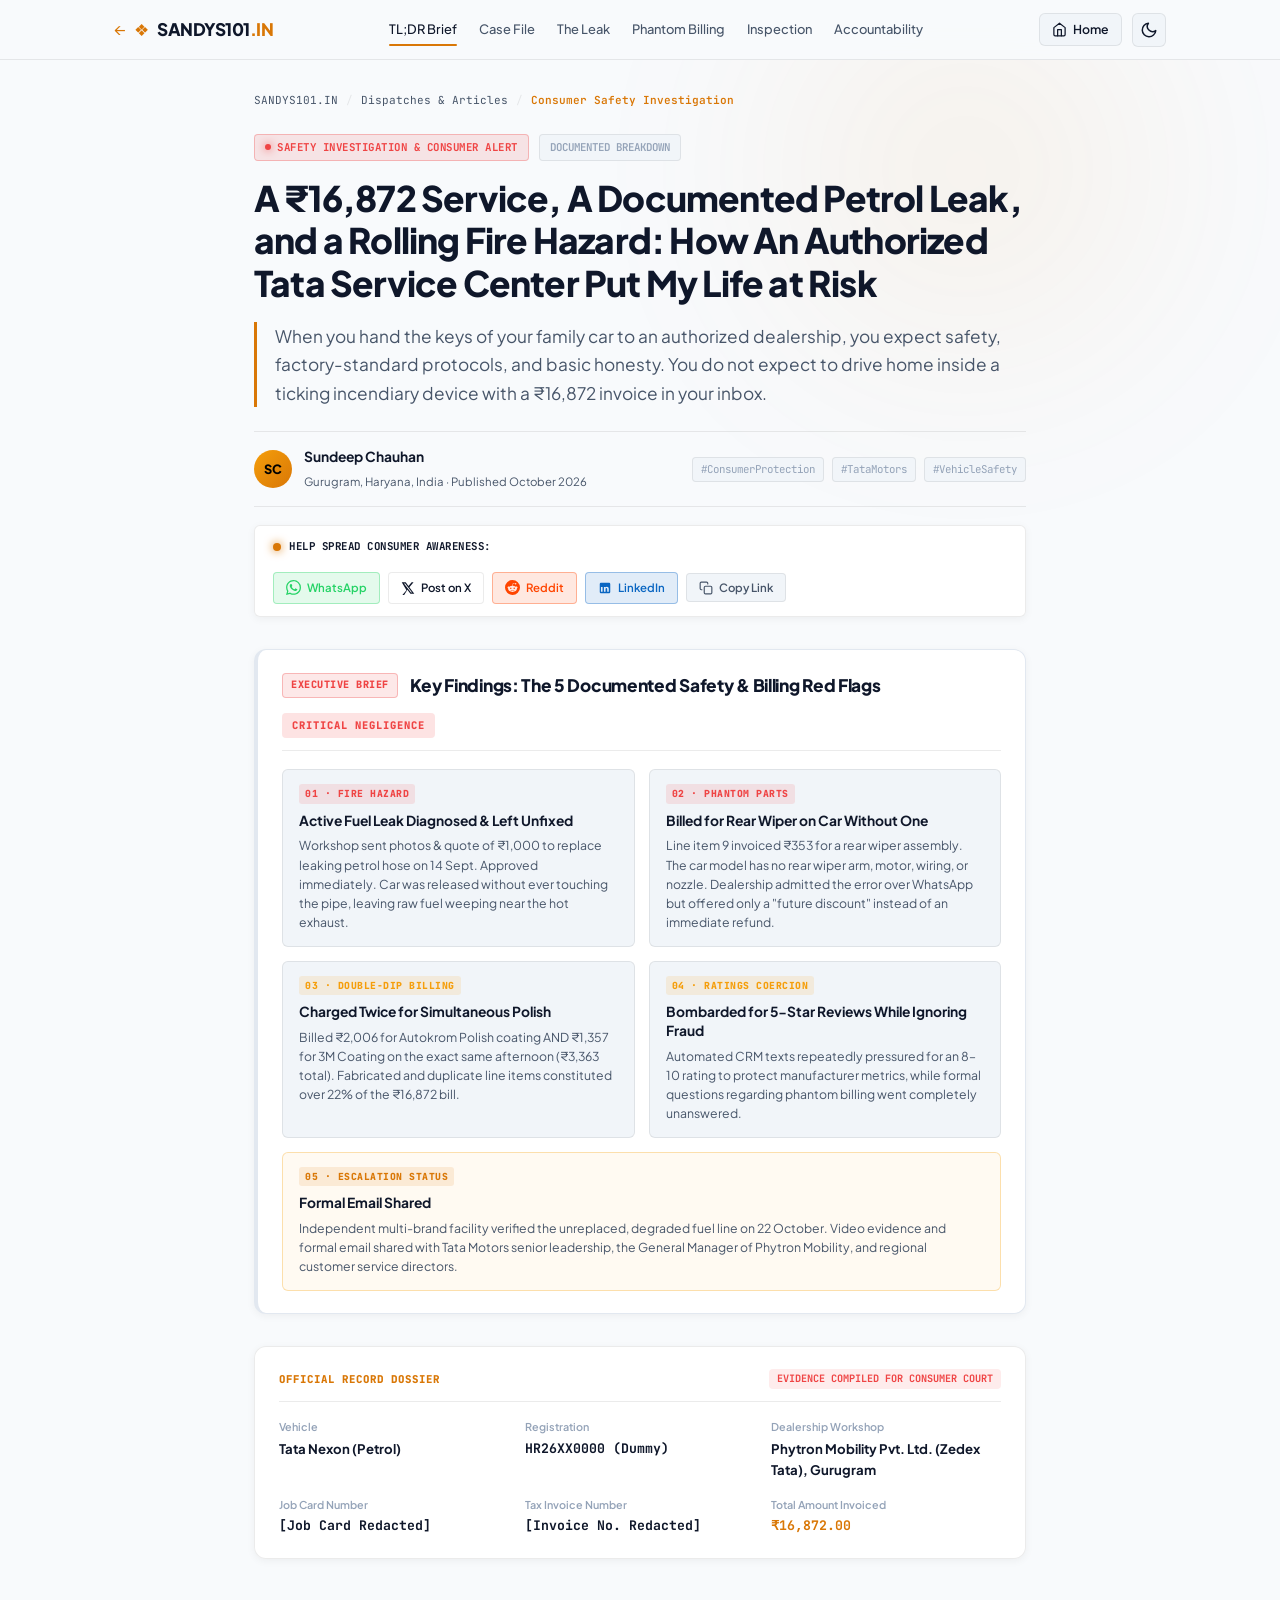
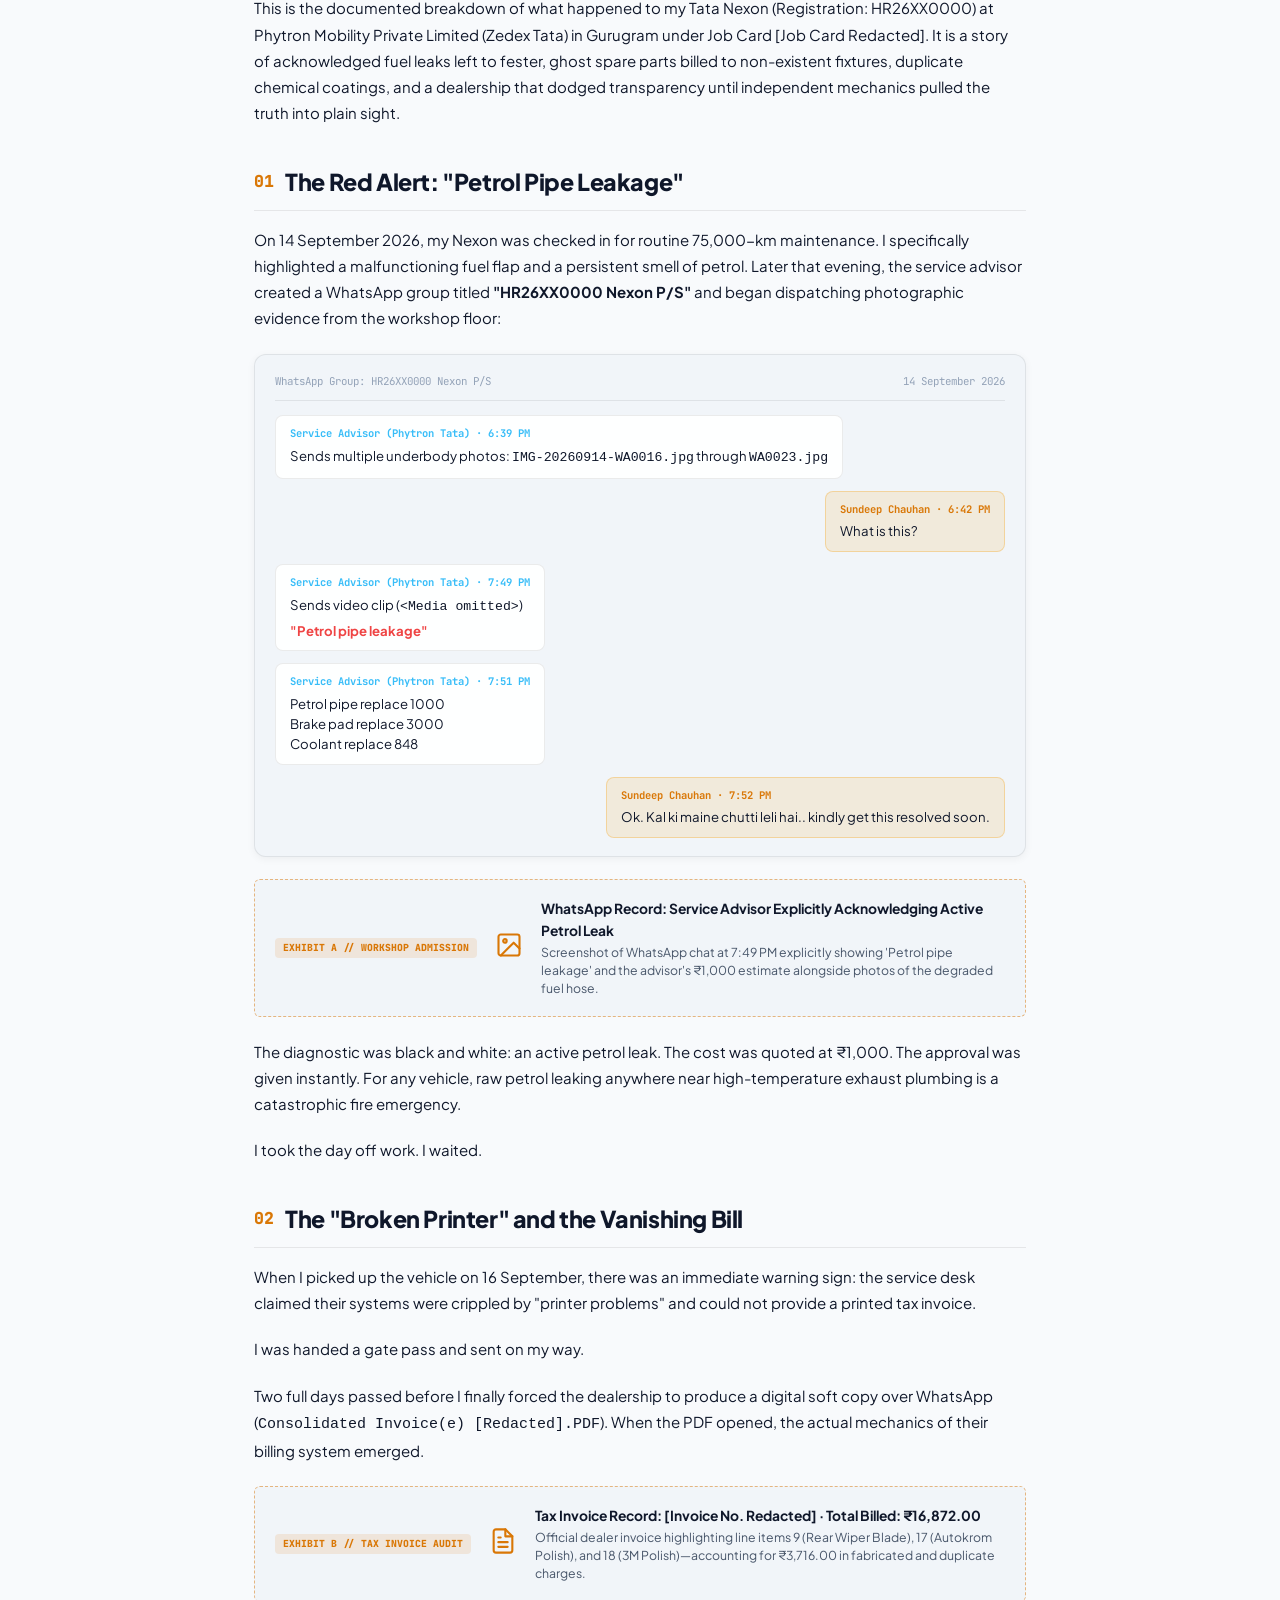
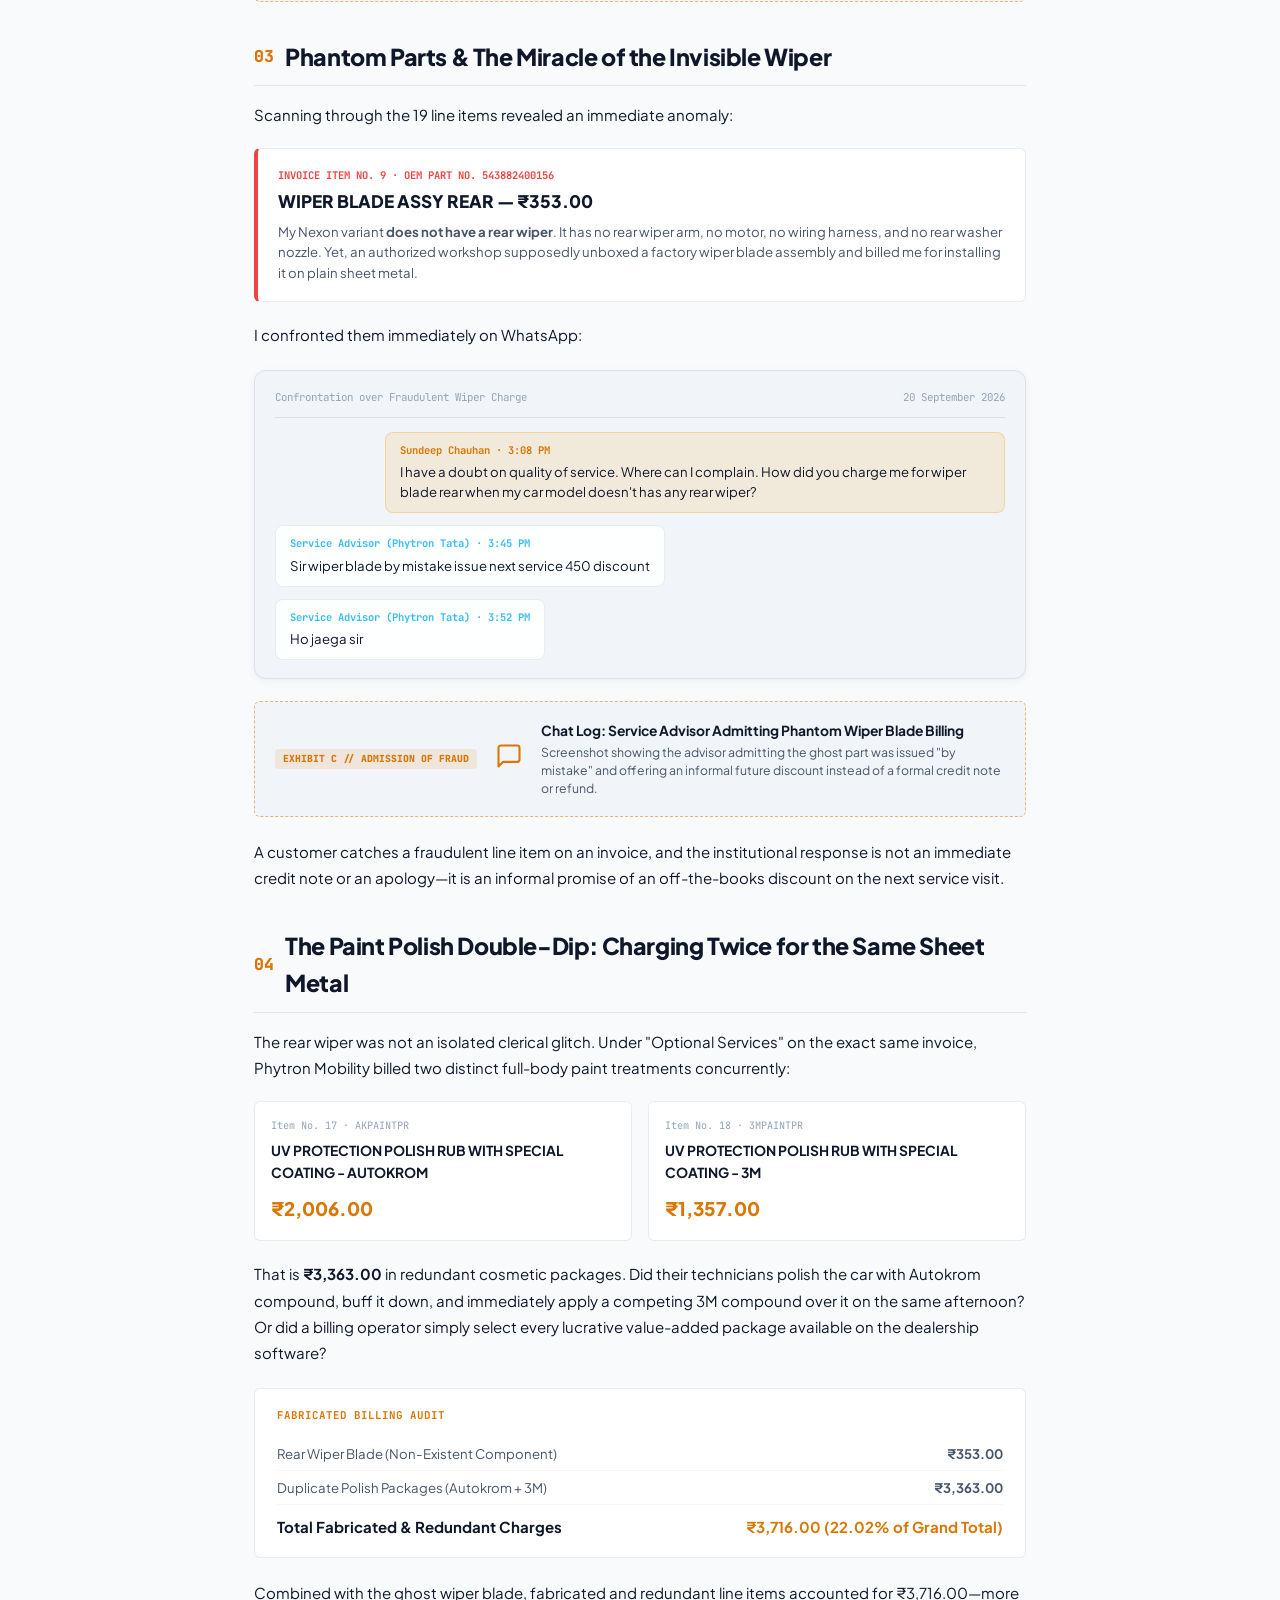
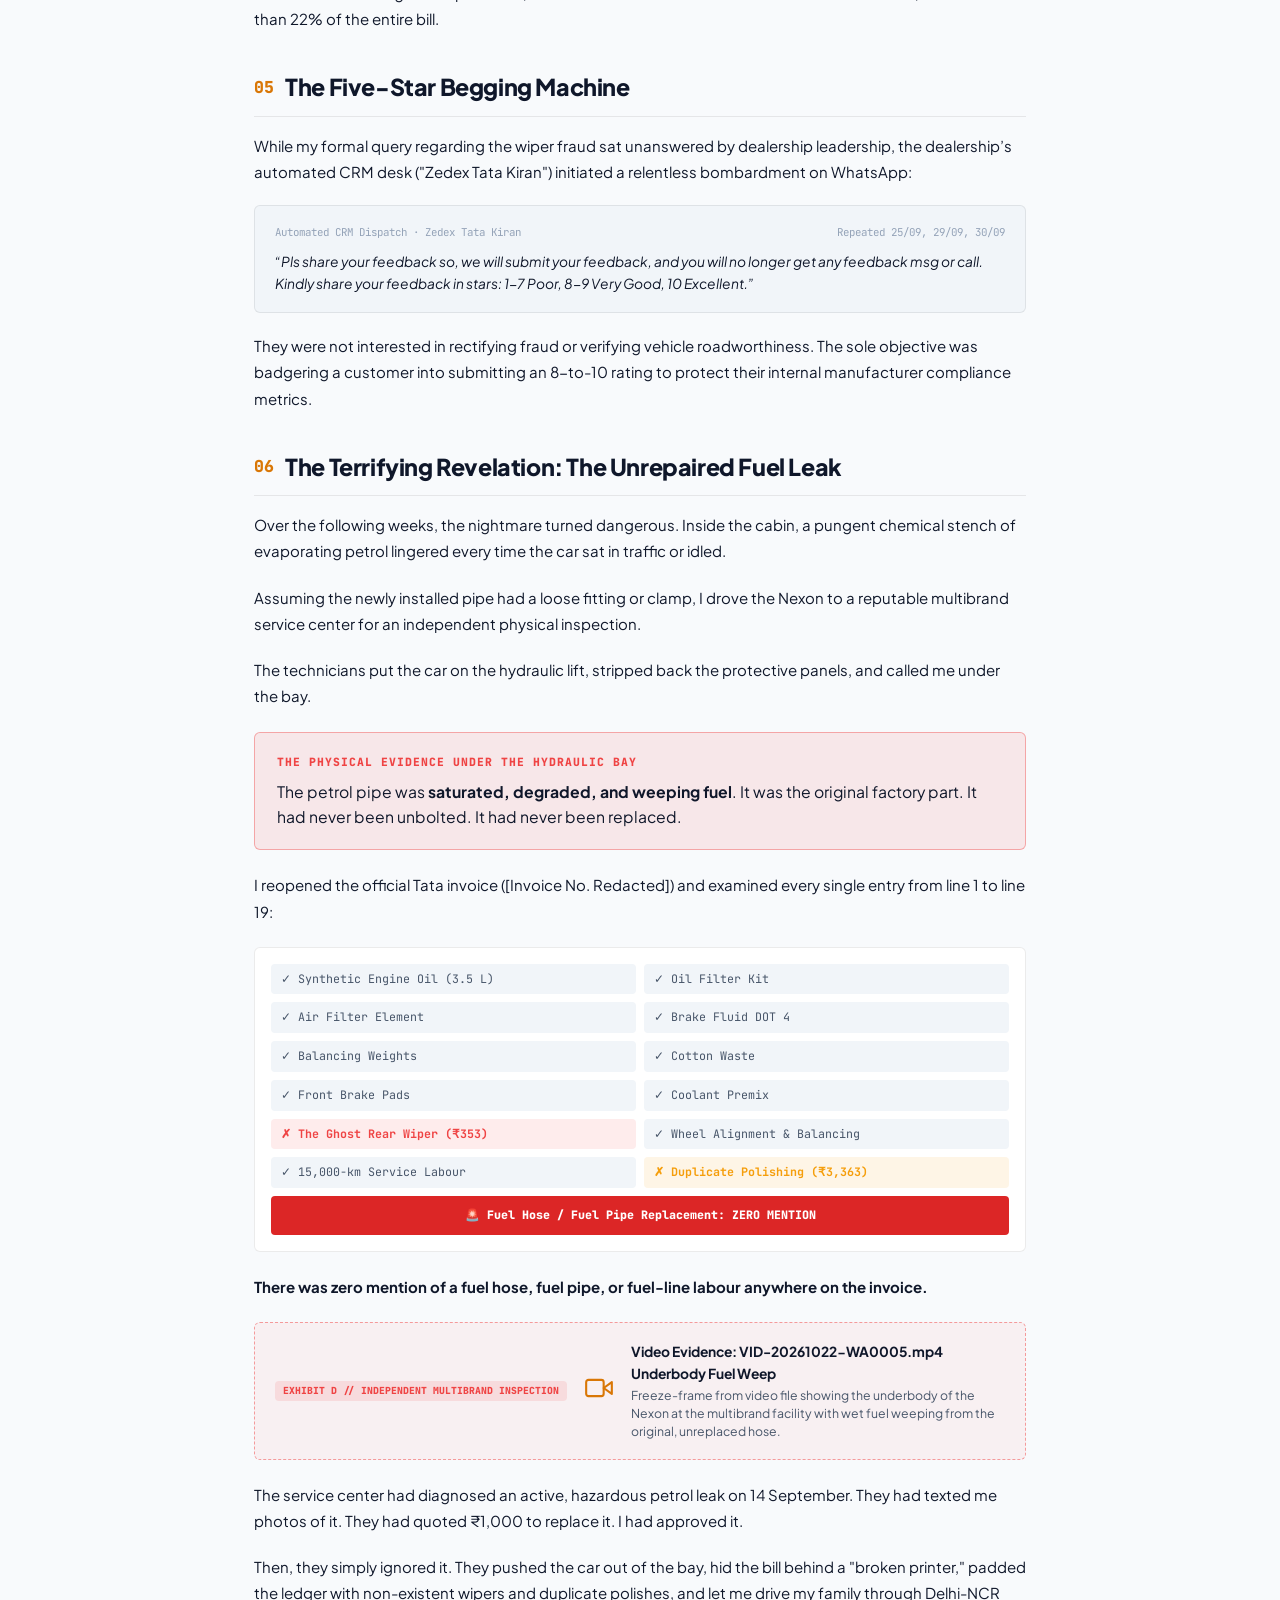
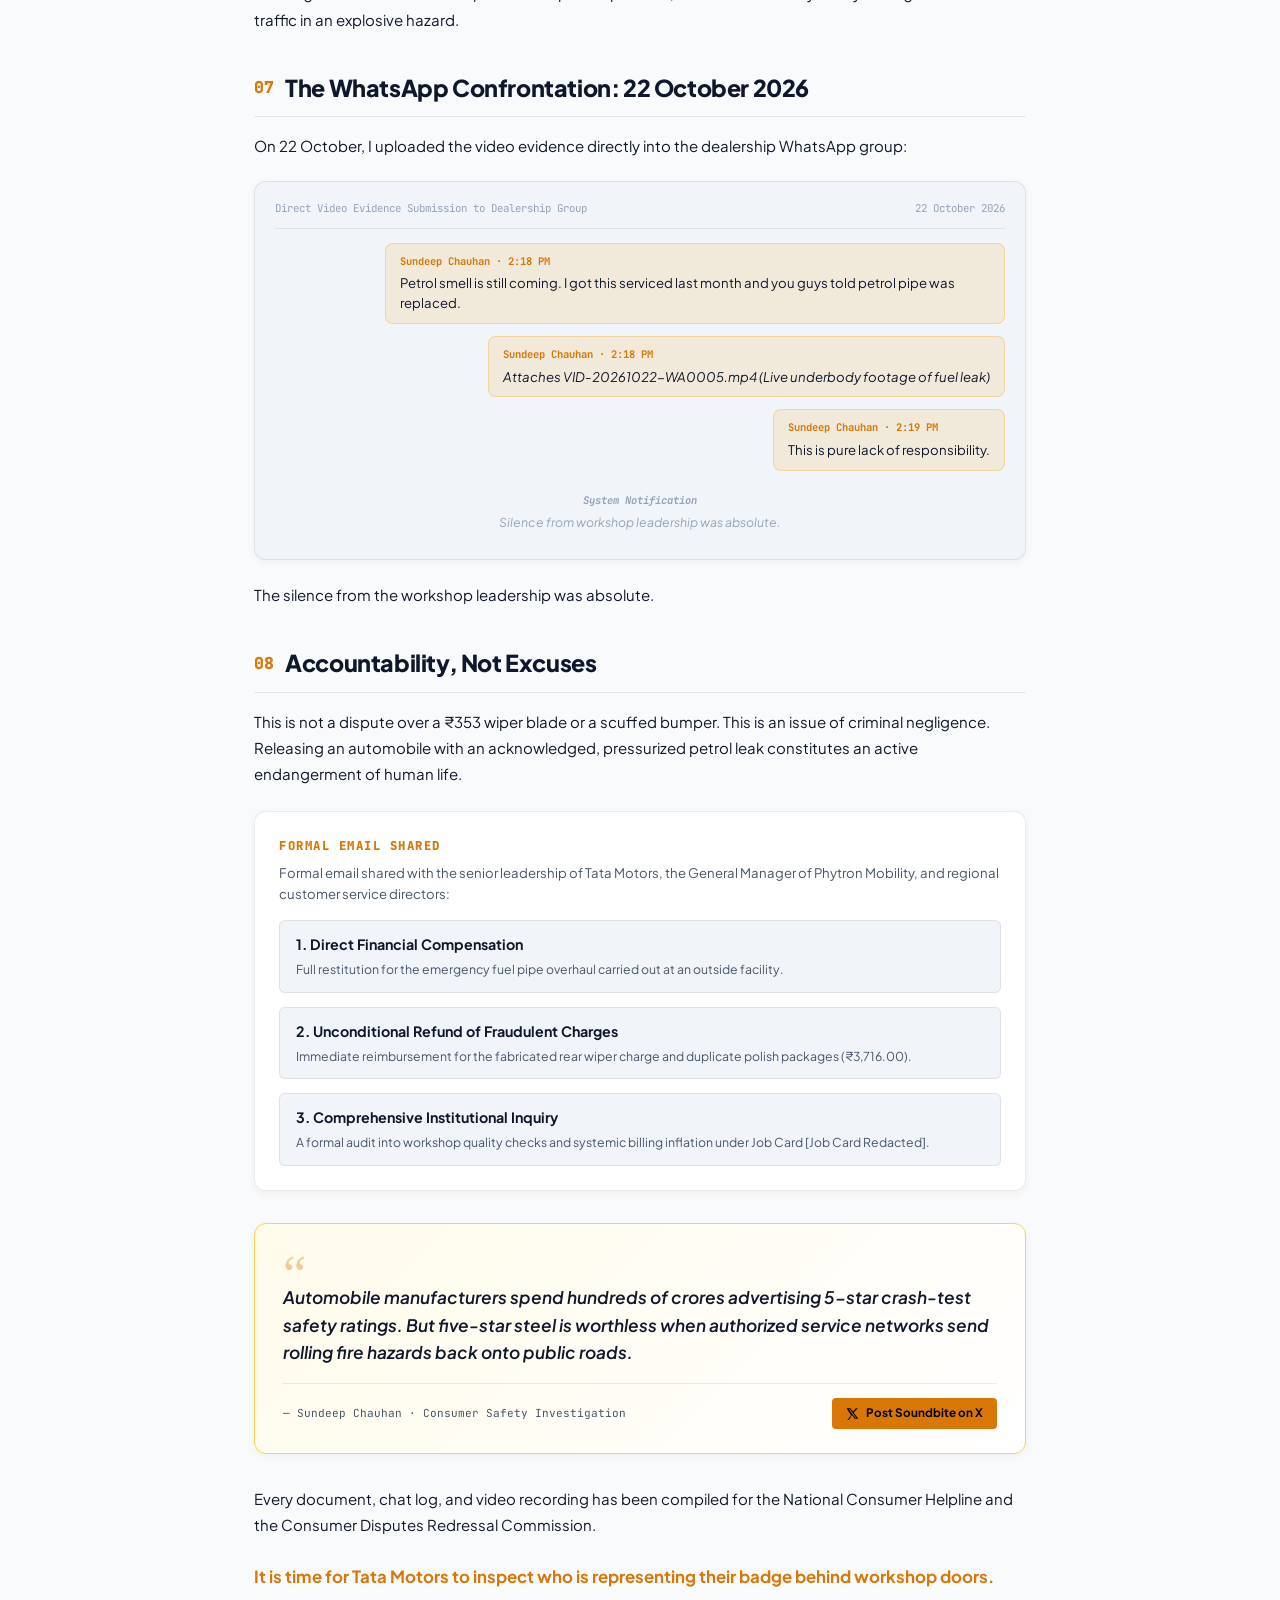
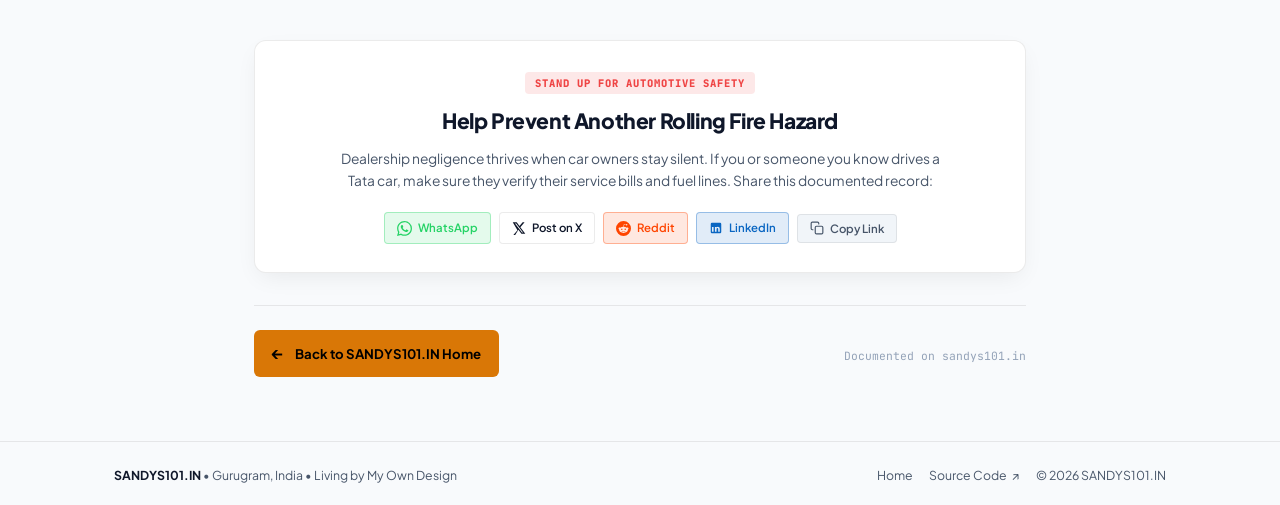
<file: tata-service-center-hazard.html>
<!DOCTYPE html>
<html lang="en" data-theme="dark">
<head>
  <meta charset="UTF-8">
  <meta name="viewport" content="width=device-width, initial-scale=1.0, viewport-fit=cover">
  <title>A ₹16,872 Service, A Documented Petrol Leak, and a Rolling Fire Hazard — SANDYS101.IN</title>
  
  <!-- Primary SEO Meta Tags -->
  <meta name="description" content="A ₹16,872 Service, A Documented Petrol Leak, and a Rolling Fire Hazard: How An Authorized Tata Service Center Put My Life at Risk. Documented consumer safety breakdown by Sundeep Chauhan.">
  <meta name="author" content="Sundeep Chauhan">
  <meta name="keywords" content="Tata Nexon, Tata Motors, service center fraud, petrol leak hazard, Phytron Mobility, Zedex Tata Gurugram, consumer court, automotive safety, consumer investigation">
  <meta name="robots" content="index, follow, max-image-preview:large, max-snippet:-1, max-video-preview:-1">
  <link rel="canonical" href="https://sandys101.in/tata-service-center-hazard.html">
  <meta name="theme-color" content="#090c10">

  <!-- Open Graph / Facebook / WhatsApp -->
  <meta property="og:type" content="article">
  <meta property="og:site_name" content="SANDYS101.IN">
  <meta property="og:url" content="https://sandys101.in/tata-service-center-hazard.html">
  <meta property="og:title" content="A ₹16,872 Service, A Documented Petrol Leak, and a Rolling Fire Hazard">
  <meta property="og:description" content="How An Authorized Tata Service Center in Gurugram billed ₹16,872, charged for phantom parts, and released a car with an active, unreplaced petrol leak.">
  <meta property="og:image" content="https://sandys101.in/photos/IMG_3929.jpg">
  <meta property="og:locale" content="en_IN">
  <meta property="article:published_time" content="2026-10-24T08:00:00+05:30">
  <meta property="article:author" content="Sundeep Chauhan">
  <meta property="article:section" content="Consumer Investigation">

  <!-- Twitter Card -->
  <meta name="twitter:card" content="summary_large_image">
  <meta name="twitter:title" content="A ₹16,872 Service, A Documented Petrol Leak, and a Rolling Fire Hazard">
  <meta name="twitter:description" content="How An Authorized Tata Service Center in Gurugram billed ₹16,872, charged for phantom parts, and released a car with an active, unreplaced petrol leak.">
  <meta name="twitter:image" content="https://sandys101.in/photos/IMG_3929.jpg">

  <!-- Favicon SVG -->
  <link rel="icon" href="data:image/svg+xml,<svg xmlns=%22http://www.w3.org/2000/svg%22 viewBox=%220 0 100 100%22><text y=%22.9em%22 font-size=%2290%22>⚠️</text></svg>">
  
  <!-- Modern Clean Google Fonts -->
  <link rel="preconnect" href="https://fonts.googleapis.com">
  <link rel="preconnect" href="https://fonts.gstatic.com" crossorigin>
  <link href="https://fonts.googleapis.com/css2?family=JetBrains+Mono:wght@400;500;600;700&family=Plus+Jakarta+Sans:wght@300;400;500;600;700;800&display=swap" rel="stylesheet">
  
  <!-- Schema.org Article Structured Data -->
  <script type="application/ld+json">
  {
    "@context": "https://schema.org",
    "@type": "Article",
    "mainEntityOfPage": {
      "@type": "WebPage",
      "@id": "https://sandys101.in/tata-service-center-hazard.html"
    },
    "headline": "A ₹16,872 Service, A Documented Petrol Leak, and a Rolling Fire Hazard: How An Authorized Tata Service Center Put My Life at Risk",
    "description": "Documented breakdown of an acknowledged fuel leak left to fester, ghost wiper parts, and duplicate polish billing by an authorized Tata dealership in Gurugram.",
    "image": "https://sandys101.in/photos/IMG_3929.jpg",
    "author": {
      "@type": "Person",
      "name": "Sundeep Chauhan",
      "url": "https://sandys101.in/"
    },
    "publisher": {
      "@type": "Organization",
      "name": "SANDYS101.IN",
      "url": "https://sandys101.in/"
    },
    "datePublished": "2026-10-24T08:00:00+05:30",
    "dateModified": "2026-10-24T09:25:00+05:30",
    "articleSection": "Consumer Investigation & Vehicle Safety"
  }
  </script>

  <!-- Google Analytics 4 (GA4) -->
  <script async src="https://www.googletagmanager.com/gtag/js?id=G-7QKE18VCX2"></script>
  <script>
    window.dataLayer = window.dataLayer || [];
    function gtag(){dataLayer.push(arguments);}
    gtag('js', new Date());
    gtag('config', 'G-7QKE18VCX2', {
      'send_page_view': true,
      'anonymize_ip': true
    });
  </script>

  <!-- Main Stylesheet -->
  <link rel="stylesheet" href="style.css">
</head>
<body class="article-body">

  <!-- Ambient Glows -->
  <div class="bg-glow glow-top" aria-hidden="true"></div>

  <!-- Header / Navigation Bar -->
  <header class="header" id="header">
    <div class="container nav-wrap">
      
      <!-- Back to Main Page Link -->
      <a href="index.html" class="brand" aria-label="Return to SANDYS101.IN Homepage">
        <span class="back-arrow">←</span>
        <span class="brand-glyph">❖</span>
        <span class="brand-name">SANDYS101<span class="brand-accent">.IN</span></span>
      </a>

      <!-- Quick Section Anchor Links for Article -->
      <nav class="nav-menu" aria-label="Article Navigation">
        <a href="#summary" class="nav-item">TL;DR Brief</a>
        <a href="#dossier" class="nav-item">Case File</a>
        <a href="#petrol-leak" class="nav-item">The Leak</a>
        <a href="#phantom-billing" class="nav-item">Phantom Billing</a>
        <a href="#unrepaired-danger" class="nav-item">Inspection</a>
        <a href="#accountability" class="nav-item">Accountability</a>
      </nav>

      <!-- Action Controls -->
      <div class="nav-actions">
        <!-- Return Home Button -->
        <a href="index.html" class="btn-icon-link" aria-label="Back to Homepage">
          <svg width="15" height="15" viewBox="0 0 24 24" fill="none" stroke="currentColor" stroke-width="2" stroke-linecap="round" stroke-linejoin="round">
            <path d="M3 9l9-7 9 7v11a2 2 0 0 1-2 2H5a2 2 0 0 1-2-2z"></path>
            <polyline points="9 22 9 12 15 12 15 22"></polyline>
          </svg>
          <span class="btn-label">Home</span>
        </a>

        <!-- Theme Toggle -->
        <button class="btn-theme-toggle" id="theme-toggle" aria-label="Toggle dark/light theme" title="Switch Theme">
          <svg class="icon-sun" xmlns="http://www.w3.org/2000/svg" width="18" height="18" viewBox="0 0 24 24" fill="none" stroke="currentColor" stroke-width="2" stroke-linecap="round" stroke-linejoin="round">
            <circle cx="12" cy="12" r="5"></circle>
            <line x1="12" y1="1" x2="12" y2="3"></line>
            <line x1="12" y1="21" x2="12" y2="23"></line>
            <line x1="4.22" y1="4.22" x2="5.64" y2="5.64"></line>
            <line x1="18.36" y1="18.36" x2="19.78" y2="19.78"></line>
            <line x1="1" y1="12" x2="3" y2="12"></line>
            <line x1="21" y1="12" x2="23" y2="12"></line>
            <line x1="4.22" y1="19.78" x2="5.64" y2="18.36"></line>
            <line x1="18.36" y1="5.64" x2="19.78" y2="4.22"></line>
          </svg>
          <svg class="icon-moon" xmlns="http://www.w3.org/2000/svg" width="18" height="18" viewBox="0 0 24 24" fill="none" stroke="currentColor" stroke-width="2" stroke-linecap="round" stroke-linejoin="round">
            <path d="M21 12.79A9 9 0 1 1 11.21 3 7 7 0 0 0 21 12.79z"></path>
          </svg>
        </button>

        <!-- Mobile Menu Toggle -->
        <button class="mobile-toggle" id="mobile-toggle" aria-label="Toggle navigation" aria-expanded="false">
          <span class="bar"></span>
          <span class="bar"></span>
        </button>
      </div>

    </div>

    <!-- Mobile Navigation Drawer for Article -->
    <div class="mobile-drawer" id="mobile-drawer" aria-hidden="true">
      <a href="index.html" class="mobile-link">← Return to SANDYS101.IN Home</a>
      <a href="#summary" class="mobile-link">⚡ TL;DR Executive Brief</a>
      <a href="#dossier" class="mobile-link">📋 Incident Case File</a>
      <a href="#petrol-leak" class="mobile-link">🔥 The Petrol Leak Diagnostic</a>
      <a href="#phantom-billing" class="mobile-link">👻 Phantom Wiper & Double Polish</a>
      <a href="#unrepaired-danger" class="mobile-link">🔍 The Unrepaired Leak Found</a>
      <a href="#accountability" class="mobile-link">⚖️ Formal Email Shared</a>
    </div>
  </header>

  <main class="article-main">
    <div class="container article-container">

      <!-- Breadcrumb Bar -->
      <nav class="breadcrumb" aria-label="Breadcrumb">
        <a href="index.html">SANDYS101.IN</a>
        <span class="sep">/</span>
        <a href="index.html#articles">Dispatches & Articles</a>
        <span class="sep">/</span>
        <span class="current">Consumer Safety Investigation</span>
      </nav>

      <!-- Article Header -->
      <header class="article-header">
        
        <div class="article-badge-row">
          <span class="badge-danger">
            <span class="danger-dot"></span>
            SAFETY INVESTIGATION & CONSUMER ALERT
          </span>
          <span class="badge-neutral">DOCUMENTED BREAKDOWN</span>
        </div>

        <h1 class="article-title">
          A ₹16,872 Service, A Documented Petrol Leak, and a Rolling Fire Hazard: How An Authorized Tata Service Center Put My Life at Risk
        </h1>

        <p class="article-lead">
          When you hand the keys of your family car to an authorized dealership, you expect safety, factory-standard protocols, and basic honesty. You do not expect to drive home inside a ticking incendiary device with a ₹16,872 invoice in your inbox.
        </p>

        <!-- Byline & Verification Details -->
        <div class="article-byline-bar">
          <div class="byline-author">
            <div class="author-avatar">SC</div>
            <div class="author-info">
              <strong>Sundeep Chauhan</strong>
              <span>Gurugram, Haryana, India · Published October 2026</span>
            </div>
          </div>
          <div class="byline-tags">
            <span class="tag-hash">#ConsumerProtection</span>
            <span class="tag-hash">#TataMotors</span>
            <span class="tag-hash">#VehicleSafety</span>
          </div>
        </div>

        <!-- Sticky / Top Viral Social Share Bar -->
        <div class="viral-share-bar" aria-label="Share this investigative report">
          <div class="share-prompt">
            <span class="share-pulse"></span>
            <span class="share-title">HELP SPREAD CONSUMER AWARENESS:</span>
          </div>
          <div class="share-buttons">
            <a href="https://api.whatsapp.com/send?text=%F0%9F%9A%A8%20*URGENT%20CONSUMER%20ALERT*%3A%20An%20authorized%20Tata%20service%20center%20in%20Gurugram%20diagnosed%20an%20active%20petrol%20leak%20on%20my%20Nexon%2C%20charged%20%E2%82%B916%2C872%20(with%20phantom%20wiper%20parts%20%26%20duplicate%20polish)%2C%20and%20released%20the%20car%20*WITHOUT*%20replacing%20the%20leaking%20fuel%20pipe!%0A%0ARead%20the%20full%20documented%20investigation%20here%3A%0Ahttps%3A%2F%2Fsandys101.in%2Ftata-service-center-hazard.html" target="_blank" rel="noopener noreferrer" class="share-btn whatsapp" title="Share via WhatsApp">
              <svg width="15" height="15" viewBox="0 0 24 24" fill="currentColor" aria-hidden="true">
                <path d="M17.472 14.382c-.297-.149-1.758-.867-2.03-.967-.273-.099-.471-.148-.67.15-.197.297-.767.966-.94 1.164-.173.199-.347.223-.644.075-.297-.15-1.255-.463-2.39-1.475-.883-.788-1.48-1.761-1.653-2.059-.173-.297-.018-.458.13-.606.134-.133.298-.347.446-.52.149-.174.198-.298.298-.497.099-.198.05-.371-.025-.52-.075-.149-.669-1.612-.916-2.207-.242-.579-.487-.5-.669-.51-.173-.008-.371-.01-.57-.01-.198 0-.52.074-.792.372-.272.297-1.04 1.016-1.04 2.479 0 1.462 1.065 2.875 1.213 3.074.149.198 2.096 3.2 5.077 4.487.709.306 1.262.489 1.694.625.712.227 1.36.195 1.871.118.571-.085 1.758-.719 2.006-1.413.248-.694.248-1.289.173-1.413-.074-.124-.272-.198-.57-.347m-5.421 7.403h-.004a9.87 9.87 0 01-5.031-1.378l-.361-.214-3.741.982.998-3.648-.235-.374a9.86 9.86 0 01-1.51-5.26c.001-5.45 4.436-9.884 9.888-9.884 2.64 0 5.122 1.03 6.988 2.898a9.825 9.825 0 012.893 6.994c-.003 5.45-4.437 9.884-9.885 9.884m8.413-18.297A11.815 11.815 0 0012.05 0C5.495 0 .16 5.335.157 11.892c0 2.096.547 4.142 1.588 5.945L0 24l6.335-1.662c1.746.953 3.71 1.456 5.711 1.457h.005c6.554 0 11.89-5.335 11.893-11.893a11.821 11.821 0 00-3.48-8.413z"/>
              </svg>
              <span>WhatsApp</span>
            </a>
            <a href="https://twitter.com/intent/tweet?text=%F0%9F%9A%A8%20A%20%E2%82%B916%2C872%20Service%2C%20A%20Documented%20Petrol%20Leak%2C%20and%20a%20Rolling%20Fire%20Hazard%3A%20How%20an%20authorized%20Tata%20service%20center%20put%20my%20life%20at%20risk.%20%40TataMotors%20%40TataMotors_Cars%20%40jagograhakjago&url=https%3A%2F%2Fsandys101.in%2Ftata-service-center-hazard.html&hashtags=TataMotors,RoadSafety,ConsumerCourt" target="_blank" rel="noopener noreferrer" class="share-btn x-twitter" title="Share on X (Twitter)">
              <svg width="14" height="14" viewBox="0 0 24 24" fill="currentColor" aria-hidden="true">
                <path d="M18.244 2.25h3.308l-7.227 8.26 8.502 11.24H16.17l-5.214-6.817L4.99 24.75H1.68l7.73-8.835L1.254 2.25H8.08l4.713 6.231zm-1.161 17.52h1.833L7.084 4.126H5.117z"/>
              </svg>
              <span>Post on X</span>
            </a>
            <a href="https://www.reddit.com/submit?url=https%3A%2F%2Fsandys101.in%2Ftata-service-center-hazard.html&title=A%20%E2%82%B916%2C872%20Service%2C%20A%20Documented%20Petrol%20Leak%2C%20and%20a%20Rolling%20Fire%20Hazard%3A%20How%20An%20Authorized%20Tata%20Service%20Center%20Put%20My%20Life%20at%20Risk" target="_blank" rel="noopener noreferrer" class="share-btn reddit" title="Post to Reddit r/CarsIndia">
              <svg width="15" height="15" viewBox="0 0 24 24" fill="currentColor" aria-hidden="true">
                <path d="M12 0A12 12 0 0 0 0 12a12 12 0 0 0 12 12 12 12 0 0 0 12-12A12 12 0 0 0 12 0zm5.01 4.744c.688 0 1.25.561 1.25 1.249a1.25 1.25 0 0 1-2.498.056l-2.597-.547-.8 3.747c1.824.07 3.48.632 4.674 1.488.308-.309.73-.491 1.207-.491.968 0 1.754.786 1.754 1.754 0 .716-.435 1.333-1.01 1.614a3.111 3.111 0 0 1 .042.52c0 2.694-3.13 4.87-7.004 4.87-3.874 0-7.004-2.176-7.004-4.87 0-.183.015-.366.043-.534A1.748 1.748 0 0 1 4.028 12c0-.968.786-1.754 1.754-1.754.463 0 .898.196 1.207.49 1.207-.883 2.878-1.43 4.744-1.487l.885-4.182a.342.342 0 0 1 .14-.197.35.35 0 0 1 .238-.042l2.906.617a1.214 1.214 0 0 1 1.108-.702zM9.25 12C8.561 12 8 12.562 8 13.25c0 .687.561 1.248 1.25 1.248.687 0 1.248-.561 1.248-1.249 0-.688-.561-1.249-1.249-1.249zm5.5 0c-.687 0-1.248.561-1.248 1.25 0 .687.561 1.248 1.249 1.248.688 0 1.249-.561 1.249-1.249 0-.687-.562-1.249-1.25-1.249zm-5.466 3.99a.327.327 0 0 0-.231.094.33.33 0 0 0 0 .463c.842.842 2.484.913 2.961.913.477 0 2.105-.056 2.961-.913a.361.361 0 0 0 .029-.463.33.33 0 0 0-.464 0c-.547.533-1.684.73-2.512.73-.828 0-1.979-.196-2.512-.73a.326.326 0 0 0-.232-.095z"/>
              </svg>
              <span>Reddit</span>
            </a>
            <a href="https://www.linkedin.com/sharing/share-offsite/?url=https%3A%2F%2Fsandys101.in%2Ftata-service-center-hazard.html" target="_blank" rel="noopener noreferrer" class="share-btn linkedin" title="Share on LinkedIn">
              <svg width="14" height="14" viewBox="0 0 24 24" fill="currentColor" aria-hidden="true">
                <path d="M19 3a2 2 0 0 1 2 2v14a2 2 0 0 1-2 2H5a2 2 0 0 1-2-2V5a2 2 0 0 1 2-2h14m-.5 15.5v-5.3a3.26 3.26 0 0 0-3.26-3.26c-.85 0-1.84.52-2.28 1.3v-1.11h-2.79v8.37h2.79v-4.93c0-.77.62-1.4 1.39-1.4a1.4 1.4 0 0 1 1.4 1.4v4.93h2.75M6.46 8.76c-.95 0-1.72-.77-1.72-1.72s.77-1.72 1.72-1.72 1.72.77 1.72 1.72-.77 1.72-1.72 1.72m1.39 9.74v-8.37H5.07v8.37h2.78z"/>
              </svg>
              <span>LinkedIn</span>
            </a>
            <button type="button" class="share-btn copy-btn" id="btn-copy-link" title="Copy Link to Clipboard">
              <svg width="14" height="14" viewBox="0 0 24 24" fill="none" stroke="currentColor" stroke-width="2" stroke-linecap="round" stroke-linejoin="round" aria-hidden="true">
                <rect x="9" y="9" width="13" height="13" rx="2" ry="2"></rect>
                <path d="M5 15H4a2 2 0 0 1-2-2V4a2 2 0 0 1 2-2h9a2 2 0 0 1 2 2v1"></path>
              </svg>
              <span id="copy-btn-text">Copy Link</span>
            </button>
          </div>
        </div>

      </header>

      <!-- High-Impact TL;DR Executive Brief Card -->
      <section class="tldr-brief-card" id="summary">
        <div class="tldr-header">
          <div class="tldr-title-wrap">
            <span class="tldr-pill">EXECUTIVE BRIEF</span>
            <h2 class="tldr-title">Key Findings: The 5 Documented Safety & Billing Red Flags</h2>
          </div>
          <span class="tldr-verdict">CRITICAL NEGLIGENCE</span>
        </div>
        <div class="tldr-grid">
          <div class="tldr-item">
            <div class="tldr-badge danger">01 · FIRE HAZARD</div>
            <strong>Active Fuel Leak Diagnosed & Left Unfixed</strong>
            <p>Workshop sent photos & quote of ₹1,000 to replace leaking petrol hose on 14 Sept. Approved immediately. Car was released without ever touching the pipe, leaving raw fuel weeping near the hot exhaust.</p>
          </div>
          <div class="tldr-item">
            <div class="tldr-badge danger">02 · PHANTOM PARTS</div>
            <strong>Billed for Rear Wiper on Car Without One</strong>
            <p>Line item 9 invoiced ₹353 for a rear wiper assembly. The car model has no rear wiper arm, motor, wiring, or nozzle. Dealership admitted the error over WhatsApp but offered only a "future discount" instead of an immediate refund.</p>
          </div>
          <div class="tldr-item">
            <div class="tldr-badge warning">03 · DOUBLE-DIP BILLING</div>
            <strong>Charged Twice for Simultaneous Polish</strong>
            <p>Billed ₹2,006 for Autokrom Polish coating AND ₹1,357 for 3M Coating on the exact same afternoon (₹3,363 total). Fabricated and duplicate line items constituted over 22% of the ₹16,872 bill.</p>
          </div>
          <div class="tldr-item">
            <div class="tldr-badge warning">04 · RATINGS COERCION</div>
            <strong>Bombarded for 5-Star Reviews While Ignoring Fraud</strong>
            <p>Automated CRM texts repeatedly pressured for an 8–10 rating to protect manufacturer metrics, while formal questions regarding phantom billing went completely unanswered.</p>
          </div>
          <div class="tldr-item highlight">
            <div class="tldr-badge accent">05 · ESCALATION STATUS</div>
            <strong>Formal Email Shared</strong>
            <p>Independent multi-brand facility verified the unreplaced, degraded fuel line on 22 October. Video evidence and formal email shared with Tata Motors senior leadership, the General Manager of Phytron Mobility, and regional customer service directors.</p>
          </div>
        </div>
      </section>

      <!-- Documented Incident Dossier Card -->
      <section class="incident-dossier-card" id="dossier">
        <div class="dossier-top">
          <span class="dossier-tag">OFFICIAL RECORD DOSSIER</span>
          <span class="dossier-status">EVIDENCE COMPILED FOR CONSUMER COURT</span>
        </div>
        <div class="dossier-grid">
          <div class="dossier-item">
            <span class="d-label">Vehicle</span>
            <strong class="d-val">Tata Nexon (Petrol)</strong>
          </div>
          <div class="dossier-item">
            <span class="d-label">Registration</span>
            <strong class="d-val mono">HR26XX0000 (Dummy)</strong>
          </div>
          <div class="dossier-item">
            <span class="d-label">Dealership Workshop</span>
            <strong class="d-val">Phytron Mobility Pvt. Ltd. (Zedex Tata), Gurugram</strong>
          </div>
          <div class="dossier-item">
            <span class="d-label">Job Card Number</span>
            <strong class="d-val mono">[Job Card Redacted]</strong>
          </div>
          <div class="dossier-item">
            <span class="d-label">Tax Invoice Number</span>
            <strong class="d-val mono">[Invoice No. Redacted]</strong>
          </div>
          <div class="dossier-item">
            <span class="d-label">Total Amount Invoiced</span>
            <strong class="d-val text-amber mono">₹16,872.00</strong>
          </div>
        </div>
      </section>

      <!-- Article Content Body -->
      <article class="article-content">

        <p class="prose">
          This is the documented breakdown of what happened to my Tata Nexon (Registration: HR26XX0000) at Phytron Mobility Private Limited (Zedex Tata) in Gurugram under Job Card [Job Card Redacted]. It is a story of acknowledged fuel leaks left to fester, ghost spare parts billed to non-existent fixtures, duplicate chemical coatings, and a dealership that dodged transparency until independent mechanics pulled the truth into plain sight.
        </p>

        <!-- Chapter 1 -->
        <h2 class="article-h2" id="petrol-leak">
          <span class="h2-num">01</span> The Red Alert: "Petrol Pipe Leakage"
        </h2>

        <p class="prose">
          On 14 September 2026, my Nexon was checked in for routine 75,000-km maintenance. I specifically highlighted a malfunctioning fuel flap and a persistent smell of petrol. Later that evening, the service advisor created a WhatsApp group titled <strong>"HR26XX0000 Nexon P/S"</strong> and began dispatching photographic evidence from the workshop floor:
        </p>

        <!-- WhatsApp Log 1 -->
        <div class="chat-transcript-card">
          <div class="chat-header">
            <span class="chat-title">WhatsApp Group: HR26XX0000 Nexon P/S</span>
            <span class="chat-date">14 September 2026</span>
          </div>
          <div class="chat-messages">
            
            <div class="chat-msg msg-advisor">
              <span class="speaker">Service Advisor (Phytron Tata) · 6:39 PM</span>
              <p>Sends multiple underbody photos: <code>IMG-20260914-WA0016.jpg</code> through <code>WA0023.jpg</code></p>
            </div>

            <div class="chat-msg msg-customer">
              <span class="speaker">Sundeep Chauhan · 6:42 PM</span>
              <p>What is this?</p>
            </div>

            <div class="chat-msg msg-advisor">
              <span class="speaker">Service Advisor (Phytron Tata) · 7:49 PM</span>
              <p>Sends video clip (<code>&lt;Media omitted&gt;</code>)</p>
              <p class="alert-text"><strong>"Petrol pipe leakage"</strong></p>
            </div>

            <div class="chat-msg msg-advisor">
              <span class="speaker">Service Advisor (Phytron Tata) · 7:51 PM</span>
              <p>Petrol pipe replace 1000<br>
              Brake pad replace 3000<br>
              Coolant replace 848</p>
            </div>

            <div class="chat-msg msg-customer">
              <span class="speaker">Sundeep Chauhan · 7:52 PM</span>
              <p>Ok. Kal ki maine chutti leli hai.. kindly get this resolved soon.</p>
            </div>

          </div>
        </div>

        <!-- Evidence Exhibit A -->
        <div class="evidence-exhibit-box">
          <div class="exhibit-badge">EXHIBIT A // WORKSHOP ADMISSION</div>
          <div class="exhibit-icon-wrap">
            <svg width="28" height="28" viewBox="0 0 24 24" fill="none" stroke="currentColor" stroke-width="1.8" stroke-linecap="round" stroke-linejoin="round">
              <rect x="3" y="3" width="18" height="18" rx="2" ry="2"></rect>
              <circle cx="8.5" cy="8.5" r="1.5"></circle>
              <polyline points="21 15 16 10 5 21"></polyline>
            </svg>
          </div>
          <div class="exhibit-content">
            <strong>WhatsApp Record: Service Advisor Explicitly Acknowledging Active Petrol Leak</strong>
            <p>Screenshot of WhatsApp chat at 7:49 PM explicitly showing 'Petrol pipe leakage' and the advisor's ₹1,000 estimate alongside photos of the degraded fuel hose.</p>
          </div>
        </div>

        <p class="prose">
          The diagnostic was black and white: an active petrol leak. The cost was quoted at ₹1,000. The approval was given instantly. For any vehicle, raw petrol leaking anywhere near high-temperature exhaust plumbing is a catastrophic fire emergency.
        </p>
        <p class="prose">
          I took the day off work. I waited.
        </p>

        <!-- Chapter 2 -->
        <h2 class="article-h2" id="broken-printer">
          <span class="h2-num">02</span> The "Broken Printer" and the Vanishing Bill
        </h2>

        <p class="prose">
          When I picked up the vehicle on 16 September, there was an immediate warning sign: the service desk claimed their systems were crippled by "printer problems" and could not provide a printed tax invoice.
        </p>
        <p class="prose">
          I was handed a gate pass and sent on my way.
        </p>
        <p class="prose">
          Two full days passed before I finally forced the dealership to produce a digital soft copy over WhatsApp (<code>Consolidated Invoice(e) [Redacted].PDF</code>). When the PDF opened, the actual mechanics of their billing system emerged.
        </p>

        <!-- Evidence Exhibit B -->
        <div class="evidence-exhibit-box">
          <div class="exhibit-badge">EXHIBIT B // TAX INVOICE AUDIT</div>
          <div class="exhibit-icon-wrap">
            <svg width="28" height="28" viewBox="0 0 24 24" fill="none" stroke="currentColor" stroke-width="1.8" stroke-linecap="round" stroke-linejoin="round">
              <path d="M14 2H6a2 2 0 0 0-2 2v16a2 2 0 0 0 2 2h12a2 2 0 0 0 2-2V8z"></path>
              <polyline points="14 2 14 8 20 8"></polyline>
              <line x1="16" y1="13" x2="8" y2="13"></line>
              <line x1="16" y1="17" x2="8" y2="17"></line>
              <polyline points="10 9 9 9 8 9"></polyline>
            </svg>
          </div>
          <div class="exhibit-content">
            <strong>Tax Invoice Record: [Invoice No. Redacted] · Total Billed: ₹16,872.00</strong>
            <p>Official dealer invoice highlighting line items 9 (Rear Wiper Blade), 17 (Autokrom Polish), and 18 (3M Polish)—accounting for ₹3,716.00 in fabricated and duplicate charges.</p>
          </div>
        </div>

        <!-- Chapter 3 -->
        <h2 class="article-h2" id="phantom-billing">
          <span class="h2-num">03</span> Phantom Parts & The Miracle of the Invisible Wiper
        </h2>

        <p class="prose">
          Scanning through the 19 line items revealed an immediate anomaly:
        </p>

        <div class="highlight-callout alert-warning">
          <div class="callout-tag">INVOICE ITEM NO. 9 · OEM PART NO. 543882400156</div>
          <div class="callout-title">WIPER BLADE ASSY REAR — ₹353.00</div>
          <p class="callout-desc">
            My Nexon variant <strong>does not have a rear wiper</strong>. It has no rear wiper arm, no motor, no wiring harness, and no rear washer nozzle. Yet, an authorized workshop supposedly unboxed a factory wiper blade assembly and billed me for installing it on plain sheet metal.
          </p>
        </div>

        <p class="prose">
          I confronted them immediately on WhatsApp:
        </p>

        <!-- WhatsApp Log 2 -->
        <div class="chat-transcript-card">
          <div class="chat-header">
            <span class="chat-title">Confrontation over Fraudulent Wiper Charge</span>
            <span class="chat-date">20 September 2026</span>
          </div>
          <div class="chat-messages">
            
            <div class="chat-msg msg-customer">
              <span class="speaker">Sundeep Chauhan · 3:08 PM</span>
              <p>I have a doubt on quality of service. Where can I complain. How did you charge me for wiper blade rear when my car model doesn't has any rear wiper?</p>
            </div>

            <div class="chat-msg msg-advisor">
              <span class="speaker">Service Advisor (Phytron Tata) · 3:45 PM</span>
              <p>Sir wiper blade by mistake issue next service 450 discount</p>
            </div>

            <div class="chat-msg msg-advisor">
              <span class="speaker">Service Advisor (Phytron Tata) · 3:52 PM</span>
              <p>Ho jaega sir</p>
            </div>

          </div>
        </div>

        <!-- Evidence Exhibit C -->
        <div class="evidence-exhibit-box">
          <div class="exhibit-badge">EXHIBIT C // ADMISSION OF FRAUD</div>
          <div class="exhibit-icon-wrap">
            <svg width="28" height="28" viewBox="0 0 24 24" fill="none" stroke="currentColor" stroke-width="1.8" stroke-linecap="round" stroke-linejoin="round">
              <path d="M21 15a2 2 0 0 1-2 2H7l-4 4V5a2 2 0 0 1 2-2h14a2 2 0 0 1 2 2z"></path>
            </svg>
          </div>
          <div class="exhibit-content">
            <strong>Chat Log: Service Advisor Admitting Phantom Wiper Blade Billing</strong>
            <p>Screenshot showing the advisor admitting the ghost part was issued "by mistake" and offering an informal future discount instead of a formal credit note or refund.</p>
          </div>
        </div>

        <p class="prose">
          A customer catches a fraudulent line item on an invoice, and the institutional response is not an immediate credit note or an apology—it is an informal promise of an off-the-books discount on the next service visit.
        </p>

        <!-- Chapter 4 -->
        <h2 class="article-h2" id="polish-double-dip">
          <span class="h2-num">04</span> The Paint Polish Double-Dip: Charging Twice for the Same Sheet Metal
        </h2>

        <p class="prose">
          The rear wiper was not an isolated clerical glitch. Under "Optional Services" on the exact same invoice, Phytron Mobility billed two distinct full-body paint treatments concurrently:
        </p>

        <div class="ledger-comparison-grid">
          <div class="ledger-card">
            <span class="l-code">Item No. 17 · AKPAINTPR</span>
            <h4 class="l-name">UV PROTECTION POLISH RUB WITH SPECIAL COATING - AUTOKROM</h4>
            <span class="l-price mono">₹2,006.00</span>
          </div>
          <div class="ledger-card">
            <span class="l-code">Item No. 18 · 3MPAINTPR</span>
            <h4 class="l-name">UV PROTECTION POLISH RUB WITH SPECIAL COATING - 3M</h4>
            <span class="l-price mono">₹1,357.00</span>
          </div>
        </div>

        <p class="prose">
          That is <strong>₹3,363.00</strong> in redundant cosmetic packages. Did their technicians polish the car with Autokrom compound, buff it down, and immediately apply a competing 3M compound over it on the same afternoon? Or did a billing operator simply select every lucrative value-added package available on the dealership software?
        </p>

        <div class="math-summary-box">
          <div class="math-label">FABRICATED BILLING AUDIT</div>
          <div class="math-line">
            <span>Rear Wiper Blade (Non-Existent Component)</span>
            <strong class="mono">₹353.00</strong>
          </div>
          <div class="math-line">
            <span>Duplicate Polish Packages (Autokrom + 3M)</span>
            <strong class="mono">₹3,363.00</strong>
          </div>
          <div class="math-total">
            <span>Total Fabricated & Redundant Charges</span>
            <strong class="mono text-amber">₹3,716.00 (22.02% of Grand Total)</strong>
          </div>
        </div>

        <p class="prose">
          Combined with the ghost wiper blade, fabricated and redundant line items accounted for ₹3,716.00—more than 22% of the entire bill.
        </p>

        <!-- Chapter 5 -->
        <h2 class="article-h2" id="crm-begging">
          <span class="h2-num">05</span> The Five-Star Begging Machine
        </h2>

        <p class="prose">
          While my formal query regarding the wiper fraud sat unanswered by dealership leadership, the dealership’s automated CRM desk ("Zedex Tata Kiran") initiated a relentless bombardment on WhatsApp:
        </p>

        <div class="crm-bombardment-card">
          <div class="crm-header">
            <span>Automated CRM Dispatch · Zedex Tata Kiran</span>
            <span class="mono">Repeated 25/09, 29/09, 30/09</span>
          </div>
          <blockquote class="crm-quote">
            “Pls share your feedback so, we will submit your feedback, and you will no longer get any feedback msg or call. Kindly share your feedback in stars: 1-7 Poor, 8-9 Very Good, 10 Excellent.”
          </blockquote>
        </div>

        <p class="prose">
          They were not interested in rectifying fraud or verifying vehicle roadworthiness. The sole objective was badgering a customer into submitting an 8-to-10 rating to protect their internal manufacturer compliance metrics.
        </p>

        <!-- Chapter 6 -->
        <h2 class="article-h2" id="unrepaired-danger">
          <span class="h2-num">06</span> The Terrifying Revelation: The Unrepaired Fuel Leak
        </h2>

        <p class="prose">
          Over the following weeks, the nightmare turned dangerous. Inside the cabin, a pungent chemical stench of evaporating petrol lingered every time the car sat in traffic or idled.
        </p>
        <p class="prose">
          Assuming the newly installed pipe had a loose fitting or clamp, I drove the Nexon to a reputable multibrand service center for an independent physical inspection.
        </p>
        <p class="prose">
          The technicians put the car on the hydraulic lift, stripped back the protective panels, and called me under the bay.
        </p>

        <div class="danger-callout-box">
          <div class="danger-title">THE PHYSICAL EVIDENCE UNDER THE HYDRAULIC BAY</div>
          <p>
            The petrol pipe was <strong>saturated, degraded, and weeping fuel</strong>. It was the original factory part. It had never been unbolted. It had never been replaced.
          </p>
        </div>

        <p class="prose">
          I reopened the official Tata invoice ([Invoice No. Redacted]) and examined every single entry from line 1 to line 19:
        </p>

        <div class="invoice-checklist-grid">
          <div class="check-item checked">✓ Synthetic Engine Oil (3.5 L)</div>
          <div class="check-item checked">✓ Oil Filter Kit</div>
          <div class="check-item checked">✓ Air Filter Element</div>
          <div class="check-item checked">✓ Brake Fluid DOT 4</div>
          <div class="check-item checked">✓ Balancing Weights</div>
          <div class="check-item checked">✓ Cotton Waste</div>
          <div class="check-item checked">✓ Front Brake Pads</div>
          <div class="check-item checked">✓ Coolant Premix</div>
          <div class="check-item phantom">✗ The Ghost Rear Wiper (₹353)</div>
          <div class="check-item checked">✓ Wheel Alignment & Balancing</div>
          <div class="check-item checked">✓ 15,000-km Service Labour</div>
          <div class="check-item duplicate">✗ Duplicate Polishing (₹3,363)</div>
          <div class="check-item missing-critical">🚨 Fuel Hose / Fuel Pipe Replacement: ZERO MENTION</div>
        </div>

        <p class="prose">
          <strong>There was zero mention of a fuel hose, fuel pipe, or fuel-line labour anywhere on the invoice.</strong>
        </p>

        <!-- Evidence Exhibit D -->
        <div class="evidence-exhibit-box danger-border">
          <div class="exhibit-badge badge-red">EXHIBIT D // INDEPENDENT MULTIBRAND INSPECTION</div>
          <div class="exhibit-icon-wrap">
            <svg width="28" height="28" viewBox="0 0 24 24" fill="none" stroke="currentColor" stroke-width="1.8" stroke-linecap="round" stroke-linejoin="round">
              <polygon points="23 7 16 12 23 17 23 7"></polygon>
              <rect x="1" y="5" width="15" height="14" rx="2" ry="2"></rect>
            </svg>
          </div>
          <div class="exhibit-content">
            <strong>Video Evidence: VID-20261022-WA0005.mp4 Underbody Fuel Weep</strong>
            <p>Freeze-frame from video file showing the underbody of the Nexon at the multibrand facility with wet fuel weeping from the original, unreplaced hose.</p>
          </div>
        </div>

        <p class="prose">
          The service center had diagnosed an active, hazardous petrol leak on 14 September. They had texted me photos of it. They had quoted ₹1,000 to replace it. I had approved it.
        </p>
        <p class="prose">
          Then, they simply ignored it. They pushed the car out of the bay, hid the bill behind a "broken printer," padded the ledger with non-existent wipers and duplicate polishes, and let me drive my family through Delhi-NCR traffic in an explosive hazard.
        </p>

        <!-- Chapter 7 -->
        <h2 class="article-h2" id="whatsapp-confrontation">
          <span class="h2-num">07</span> The WhatsApp Confrontation: 22 October 2026
        </h2>

        <p class="prose">
          On 22 October, I uploaded the video evidence directly into the dealership WhatsApp group:
        </p>

        <!-- WhatsApp Log 3 -->
        <div class="chat-transcript-card">
          <div class="chat-header">
            <span class="chat-title">Direct Video Evidence Submission to Dealership Group</span>
            <span class="chat-date">22 October 2026</span>
          </div>
          <div class="chat-messages">
            
            <div class="chat-msg msg-customer">
              <span class="speaker">Sundeep Chauhan · 2:18 PM</span>
              <p>Petrol smell is still coming. I got this serviced last month and you guys told petrol pipe was replaced.</p>
            </div>

            <div class="chat-msg msg-customer">
              <span class="speaker">Sundeep Chauhan · 2:18 PM</span>
              <p><em>Attaches VID-20261022-WA0005.mp4 (Live underbody footage of fuel leak)</em></p>
            </div>

            <div class="chat-msg msg-customer">
              <span class="speaker">Sundeep Chauhan · 2:19 PM</span>
              <p>This is pure lack of responsibility.</p>
            </div>

            <div class="chat-msg msg-system">
              <span class="speaker">System Notification</span>
              <p class="alert-muted">Silence from workshop leadership was absolute.</p>
            </div>

          </div>
        </div>

        <p class="prose">
          The silence from the workshop leadership was absolute.
        </p>

        <!-- Chapter 8 -->
        <h2 class="article-h2" id="accountability">
          <span class="h2-num">08</span> Accountability, Not Excuses
        </h2>

        <p class="prose">
          This is not a dispute over a ₹353 wiper blade or a scuffed bumper. This is an issue of criminal negligence. Releasing an automobile with an acknowledged, pressurized petrol leak constitutes an active endangerment of human life.
        </p>

        <div class="escalation-demands-card">
          <div class="demands-header">FORMAL EMAIL SHARED</div>
          <p class="demands-sub">
            Formal email shared with the senior leadership of Tata Motors, the General Manager of Phytron Mobility, and regional customer service directors:
          </p>
          <ul class="demands-list">
            <li>
              <strong>1. Direct Financial Compensation</strong>
              <span>Full restitution for the emergency fuel pipe overhaul carried out at an outside facility.</span>
            </li>
            <li>
              <strong>2. Unconditional Refund of Fraudulent Charges</strong>
              <span>Immediate reimbursement for the fabricated rear wiper charge and duplicate polish packages (₹3,716.00).</span>
            </li>
            <li>
              <strong>3. Comprehensive Institutional Inquiry</strong>
              <span>A formal audit into workshop quality checks and systemic billing inflation under Job Card [Job Card Redacted].</span>
            </li>
          </ul>
        </div>

        <!-- Tweetable Soundbite Quote Box -->
        <div class="soundbite-card">
          <div class="soundbite-quote-mark" aria-hidden="true">“</div>
          <blockquote class="soundbite-text">
            Automobile manufacturers spend hundreds of crores advertising 5-star crash-test safety ratings. But five-star steel is worthless when authorized service networks send rolling fire hazards back onto public roads.
          </blockquote>
          <div class="soundbite-footer">
            <span class="soundbite-author">— Sundeep Chauhan · Consumer Safety Investigation</span>
            <a href="https://twitter.com/intent/tweet?text=Automobile%20manufacturers%20spend%20hundreds%20of%20crores%20advertising%205-star%20safety%20ratings.%20But%20five-star%20steel%20is%20worthless%20when%20authorized%20dealerships%20send%20rolling%20fire%20hazards%20onto%20public%20roads.%20%40TataMotors%20%40TataMotors_Cars%20https%3A%2F%2Fsandys101.in%2Ftata-service-center-hazard.html" target="_blank" rel="noopener noreferrer" class="btn-tweet-soundbite" aria-label="Post this quote directly to X">
              <svg width="13" height="13" viewBox="0 0 24 24" fill="currentColor" aria-hidden="true">
                <path d="M18.244 2.25h3.308l-7.227 8.26 8.502 11.24H16.17l-5.214-6.817L4.99 24.75H1.68l7.73-8.835L1.254 2.25H8.08l4.713 6.231zm-1.161 17.52h1.833L7.084 4.126H5.117z"/>
              </svg>
              <span>Post Soundbite on X</span>
            </a>
          </div>
        </div>

        <p class="prose">
          Every document, chat log, and video recording has been compiled for the National Consumer Helpline and the Consumer Disputes Redressal Commission.
        </p>

        <p class="prose conclusion">
          It is time for Tata Motors to inspect who is representing their badge behind workshop doors.
        </p>

      </article>

      <!-- Bottom Viral CTA Share Bar -->
      <section class="article-share-cta" aria-label="Share this report">
        <div class="share-cta-inner">
          <div class="share-cta-header">
            <span class="share-cta-badge">STAND UP FOR AUTOMOTIVE SAFETY</span>
            <h3 class="share-cta-title">Help Prevent Another Rolling Fire Hazard</h3>
            <p class="share-cta-desc">
              Dealership negligence thrives when car owners stay silent. If you or someone you know drives a Tata car, make sure they verify their service bills and fuel lines. Share this documented record:
            </p>
          </div>
          <div class="share-buttons cta-buttons">
            <a href="https://api.whatsapp.com/send?text=%F0%9F%9A%A8%20*URGENT%20CONSUMER%20ALERT*%3A%20An%20authorized%20Tata%20service%20center%20in%20Gurugram%20diagnosed%20an%20active%20petrol%20leak%20on%20my%20Nexon%2C%20charged%20%E2%82%B916%2C872%20(with%20phantom%20wiper%20parts%20%26%20duplicate%20polish)%2C%20and%20released%20the%20car%20*WITHOUT*%20replacing%20the%20leaking%20fuel%20pipe!%0A%0ARead%20the%20full%20documented%20investigation%20here%3A%0Ahttps%3A%2F%2Fsandys101.in%2Ftata-service-center-hazard.html" target="_blank" rel="noopener noreferrer" class="share-btn whatsapp" title="Share via WhatsApp">
              <svg width="15" height="15" viewBox="0 0 24 24" fill="currentColor" aria-hidden="true">
                <path d="M17.472 14.382c-.297-.149-1.758-.867-2.03-.967-.273-.099-.471-.148-.67.15-.197.297-.767.966-.94 1.164-.173.199-.347.223-.644.075-.297-.15-1.255-.463-2.39-1.475-.883-.788-1.48-1.761-1.653-2.059-.173-.297-.018-.458.13-.606.134-.133.298-.347.446-.52.149-.174.198-.298.298-.497.099-.198.05-.371-.025-.52-.075-.149-.669-1.612-.916-2.207-.242-.579-.487-.5-.669-.51-.173-.008-.371-.01-.57-.01-.198 0-.52.074-.792.372-.272.297-1.04 1.016-1.04 2.479 0 1.462 1.065 2.875 1.213 3.074.149.198 2.096 3.2 5.077 4.487.709.306 1.262.489 1.694.625.712.227 1.36.195 1.871.118.571-.085 1.758-.719 2.006-1.413.248-.694.248-1.289.173-1.413-.074-.124-.272-.198-.57-.347m-5.421 7.403h-.004a9.87 9.87 0 01-5.031-1.378l-.361-.214-3.741.982.998-3.648-.235-.374a9.86 9.86 0 01-1.51-5.26c.001-5.45 4.436-9.884 9.888-9.884 2.64 0 5.122 1.03 6.988 2.898a9.825 9.825 0 012.893 6.994c-.003 5.45-4.437 9.884-9.885 9.884m8.413-18.297A11.815 11.815 0 0012.05 0C5.495 0 .16 5.335.157 11.892c0 2.096.547 4.142 1.588 5.945L0 24l6.335-1.662c1.746.953 3.71 1.456 5.711 1.457h.005c6.554 0 11.89-5.335 11.893-11.893a11.821 11.821 0 00-3.48-8.413z"/>
              </svg>
              <span>WhatsApp</span>
            </a>
            <a href="https://twitter.com/intent/tweet?text=%F0%9F%9A%A8%20A%20%E2%82%B916%2C872%20Service%2C%20A%20Documented%20Petrol%20Leak%2C%20and%20a%20Rolling%20Fire%20Hazard%3A%20How%20an%20authorized%20Tata%20service%20center%20put%20my%20life%20at%20risk.%20%40TataMotors%20%40TataMotors_Cars%20%40jagograhakjago&url=https%3A%2F%2Fsandys101.in%2Ftata-service-center-hazard.html&hashtags=TataMotors,RoadSafety,ConsumerCourt" target="_blank" rel="noopener noreferrer" class="share-btn x-twitter" title="Share on X (Twitter)">
              <svg width="14" height="14" viewBox="0 0 24 24" fill="currentColor" aria-hidden="true">
                <path d="M18.244 2.25h3.308l-7.227 8.26 8.502 11.24H16.17l-5.214-6.817L4.99 24.75H1.68l7.73-8.835L1.254 2.25H8.08l4.713 6.231zm-1.161 17.52h1.833L7.084 4.126H5.117z"/>
              </svg>
              <span>Post on X</span>
            </a>
            <a href="https://www.reddit.com/submit?url=https%3A%2F%2Fsandys101.in%2Ftata-service-center-hazard.html&title=A%20%E2%82%B916%2C872%20Service%2C%20A%20Documented%20Petrol%20Leak%2C%20and%20a%20Rolling%20Fire%20Hazard%3A%20How%20An%20Authorized%20Tata%20Service%20Center%20Put%20My%20Life%20at%20Risk" target="_blank" rel="noopener noreferrer" class="share-btn reddit" title="Post to Reddit r/CarsIndia">
              <svg width="15" height="15" viewBox="0 0 24 24" fill="currentColor" aria-hidden="true">
                <path d="M12 0A12 12 0 0 0 0 12a12 12 0 0 0 12 12 12 12 0 0 0 12-12A12 12 0 0 0 12 0zm5.01 4.744c.688 0 1.25.561 1.25 1.249a1.25 1.25 0 0 1-2.498.056l-2.597-.547-.8 3.747c1.824.07 3.48.632 4.674 1.488.308-.309.73-.491 1.207-.491.968 0 1.754.786 1.754 1.754 0 .716-.435 1.333-1.01 1.614a3.111 3.111 0 0 1 .042.52c0 2.694-3.13 4.87-7.004 4.87-3.874 0-7.004-2.176-7.004-4.87 0-.183.015-.366.043-.534A1.748 1.748 0 0 1 4.028 12c0-.968.786-1.754 1.754-1.754.463 0 .898.196 1.207.49 1.207-.883 2.878-1.43 4.744-1.487l.885-4.182a.342.342 0 0 1 .14-.197.35.35 0 0 1 .238-.042l2.906.617a1.214 1.214 0 0 1 1.108-.702zM9.25 12C8.561 12 8 12.562 8 13.25c0 .687.561 1.248 1.25 1.248.687 0 1.248-.561 1.248-1.249 0-.688-.561-1.249-1.249-1.249zm5.5 0c-.687 0-1.248.561-1.248 1.25 0 .687.561 1.248 1.249 1.248.688 0 1.249-.561 1.249-1.249 0-.687-.562-1.249-1.25-1.249zm-5.466 3.99a.327.327 0 0 0-.231.094.33.33 0 0 0 0 .463c.842.842 2.484.913 2.961.913.477 0 2.105-.056 2.961-.913a.361.361 0 0 0 .029-.463.33.33 0 0 0-.464 0c-.547.533-1.684.73-2.512.73-.828 0-1.979-.196-2.512-.73a.326.326 0 0 0-.232-.095z"/>
              </svg>
              <span>Reddit</span>
            </a>
            <a href="https://www.linkedin.com/sharing/share-offsite/?url=https%3A%2F%2Fsandys101.in%2Ftata-service-center-hazard.html" target="_blank" rel="noopener noreferrer" class="share-btn linkedin" title="Share on LinkedIn">
              <svg width="14" height="14" viewBox="0 0 24 24" fill="currentColor" aria-hidden="true">
                <path d="M19 3a2 2 0 0 1 2 2v14a2 2 0 0 1-2 2H5a2 2 0 0 1-2-2V5a2 2 0 0 1 2-2h14m-.5 15.5v-5.3a3.26 3.26 0 0 0-3.26-3.26c-.85 0-1.84.52-2.28 1.3v-1.11h-2.79v8.37h2.79v-4.93c0-.77.62-1.4 1.39-1.4a1.4 1.4 0 0 1 1.4 1.4v4.93h2.75M6.46 8.76c-.95 0-1.72-.77-1.72-1.72s.77-1.72 1.72-1.72 1.72.77 1.72 1.72-.77 1.72-1.72 1.72m1.39 9.74v-8.37H5.07v8.37h2.78z"/>
              </svg>
              <span>LinkedIn</span>
            </a>
            <button type="button" class="share-btn copy-btn" id="btn-copy-link-bottom" title="Copy Link to Clipboard">
              <svg width="14" height="14" viewBox="0 0 24 24" fill="none" stroke="currentColor" stroke-width="2" stroke-linecap="round" stroke-linejoin="round" aria-hidden="true">
                <rect x="9" y="9" width="13" height="13" rx="2" ry="2"></rect>
                <path d="M5 15H4a2 2 0 0 1-2-2V4a2 2 0 0 1 2-2h9a2 2 0 0 1 2 2v1"></path>
              </svg>
              <span id="copy-btn-text-bottom">Copy Link</span>
            </button>
          </div>
        </div>
      </section>

      <!-- Bottom Article Navigation & Share Bar -->
      <div class="article-footer-nav">
        <a href="index.html" class="btn-return-home">
          <span class="arrow">←</span>
          <span>Back to SANDYS101.IN Home</span>
        </a>
        <div class="article-share-group">
          <span class="share-label">Documented on sandys101.in</span>
        </div>
      </div>

    </div>
  </main>

  <!-- Modern Condensed Footer -->
  <footer class="footer">
    <div class="container footer-row">
      <div class="footer-left">
        <strong>SANDYS101.IN</strong> • Gurugram, India • Living by My Own Design
      </div>
      <div class="footer-right">
        <a href="index.html" class="footer-link">Home</a>
        <a href="https://github.com/sandys101/Sandys101.github.io" target="_blank" rel="noopener noreferrer" class="footer-link">
          <span>Source Code</span>
          <span>↗</span>
        </a>
        <span class="copyright">&copy; 2026 SANDYS101.IN</span>
      </div>
    </div>
  </footer>

  <!-- Floating Toast Notification for Link Copy -->
  <div class="toast-notification" id="toast" role="alert" aria-live="assertive" aria-hidden="true">
    <div class="toast-icon">✓</div>
    <div class="toast-message">
      <strong>Link copied to clipboard!</strong>
      <span>Ready to share on WhatsApp, Reddit, or X.</span>
    </div>
  </div>

  <script src="script.js"></script>
</body>
</html>
</file>
<file: style.css>
/* ==========================================================================
   SANDYS101.IN — Modern Condensed Design System
   Sleek, High-Density, High-Performance CSS Architecture
   ========================================================================== */

:root {
  /* Dark Theme (Default - Deep Obsidian & Warm Amber) */
  --bg-base: #090c10;
  --bg-surface: #0f141c;
  --bg-card: rgba(18, 24, 34, 0.85);
  --bg-card-hover: rgba(26, 34, 48, 0.95);
  --bg-alt: #0c1017;
  
  --border-color: rgba(255, 255, 255, 0.08);
  --border-hover: rgba(245, 158, 11, 0.45);
  --border-subtle: rgba(255, 255, 255, 0.04);
  
  --text-main: #f8fafc;
  --text-muted: #94a3b8;
  --text-dim: #64748b;
  
  --accent: #f59e0b;           /* Warm Golden Amber */
  --accent-light: #fbbf24;
  --accent-glow: rgba(245, 158, 11, 0.16);
  --accent-gradient: linear-gradient(135deg, #fbbf24 0%, #f59e0b 60%, #d97706 100%);
  
  --shadow-sm: 0 4px 12px rgba(0, 0, 0, 0.35);
  --shadow-md: 0 12px 30px -8px rgba(0, 0, 0, 0.55);
  --shadow-lg: 0 20px 45px -10px rgba(0, 0, 0, 0.7);

  /* Fonts */
  --font-sans: 'Plus Jakarta Sans', -apple-system, BlinkMacSystemFont, 'Segoe UI', Roboto, sans-serif;
  --font-mono: 'JetBrains Mono', Consolas, monospace;

  /* Layout Spacing (Condensed) */
  --nav-height: 60px;
  --container-width: 1100px;
  --radius-sm: 6px;
  --radius: 12px;
  --radius-lg: 16px;

  --transition: all 0.22s cubic-bezier(0.16, 1, 0.3, 1);
}

/* Light Theme (Clean Studio White & Amber) */
[data-theme="light"] {
  --bg-base: #f8fafc;
  --bg-surface: #f1f5f9;
  --bg-card: rgba(255, 255, 255, 0.92);
  --bg-card-hover: #ffffff;
  --bg-alt: #f4f6f9;

  --border-color: rgba(0, 0, 0, 0.08);
  --border-hover: rgba(217, 119, 6, 0.5);
  --border-subtle: rgba(0, 0, 0, 0.04);

  --text-main: #0f172a;
  --text-muted: #475569;
  --text-dim: #94a3b8;

  --accent: #d97706;
  --accent-light: #f59e0b;
  --accent-glow: rgba(217, 119, 6, 0.12);
  --accent-gradient: linear-gradient(135deg, #f59e0b 0%, #d97706 100%);

  --shadow-sm: 0 2px 8px rgba(0, 0, 0, 0.05);
  --shadow-md: 0 8px 24px -6px rgba(0, 0, 0, 0.08);
  --shadow-lg: 0 16px 36px -8px rgba(0, 0, 0, 0.12);
}

/* ==========================================================================
   Base Reset
   ========================================================================== */
*, *::before, *::after {
  box-sizing: border-box;
  margin: 0;
  padding: 0;
}

html {
  scroll-behavior: smooth;
  font-size: 15px;
  -webkit-text-size-adjust: 100%;
}

body {
  font-family: var(--font-sans);
  background-color: var(--bg-base);
  color: var(--text-main);
  line-height: 1.6;
  overflow-x: hidden;
  max-width: 100vw;
  -webkit-font-smoothing: antialiased;
  -webkit-tap-highlight-color: transparent;
  transition: background-color 0.25s ease, color 0.25s ease;
  position: relative;
}

/* Subtle Modern Glows */
.bg-glow {
  position: absolute;
  border-radius: 50%;
  pointer-events: none;
  filter: blur(120px);
  z-index: 0;
  opacity: 0.12;
}

.glow-top {
  width: 500px;
  height: 500px;
  background: radial-gradient(circle, var(--accent) 0%, transparent 70%);
  top: -80px;
  right: 5%;
}

.glow-subtle {
  width: 600px;
  height: 600px;
  background: radial-gradient(circle, #3b82f6 0%, transparent 70%);
  bottom: 15%;
  left: -100px;
  opacity: 0.08;
}

.container {
  width: 100%;
  max-width: var(--container-width);
  margin-left: auto;
  margin-right: auto;
  padding-left: 24px;
  padding-right: 24px;
  position: relative;
  z-index: 2;
}

.section {
  padding-top: 56px;
  padding-bottom: 56px;
  position: relative;
}

.section-compact {
  padding-top: 50px;
  padding-bottom: 50px;
}

.bg-alt {
  background-color: var(--bg-alt);
  border-top: 1px solid var(--border-color);
  border-bottom: 1px solid var(--border-color);
}

/* ==========================================================================
   HEADER / NAVBAR (Condensed 60px)
   ========================================================================== */
.header {
  position: fixed;
  top: 0;
  left: 0;
  width: 100%;
  height: var(--nav-height);
  background: rgba(9, 12, 16, 0.88);
  backdrop-filter: blur(14px);
  -webkit-backdrop-filter: blur(14px);
  border-bottom: 1px solid var(--border-color);
  z-index: 100;
  transition: var(--transition);
}

[data-theme="light"] .header {
  background: rgba(248, 250, 252, 0.92);
}

.nav-wrap {
  height: 100%;
  display: flex;
  align-items: center;
  justify-content: space-between;
}

.brand {
  display: inline-flex;
  align-items: center;
  gap: 8px;
  text-decoration: none;
  color: var(--text-main);
}

.brand-glyph {
  color: var(--accent);
  font-size: 1.15rem;
}

.brand-name {
  font-weight: 800;
  font-size: 1.15rem;
  letter-spacing: -0.5px;
}

.brand-accent {
  color: var(--accent);
}

.brand-pill {
  font-family: var(--font-mono);
  font-size: 0.65rem;
  font-weight: 700;
  letter-spacing: 1px;
  color: var(--text-dim);
  background: rgba(255, 255, 255, 0.05);
  padding: 2px 7px;
  border-radius: 4px;
  border: 1px solid var(--border-color);
}

.nav-menu {
  display: flex;
  align-items: center;
  gap: 22px;
}

.nav-item {
  color: var(--text-muted);
  text-decoration: none;
  font-size: 0.86rem;
  font-weight: 500;
  transition: var(--transition);
  display: inline-flex;
  align-items: center;
  gap: 6px;
  position: relative;
  padding: 4px 0;
}

.nav-item:hover,
.nav-item.active {
  color: var(--text-main);
}

.nav-item.active::after {
  content: '';
  position: absolute;
  bottom: -2px;
  left: 0;
  width: 100%;
  height: 2px;
  background: var(--accent);
  border-radius: 2px;
}

.nav-badge {
  font-family: var(--font-mono);
  font-size: 0.65rem;
  font-weight: 700;
  background: var(--accent-glow);
  color: var(--accent);
  padding: 1px 5px;
  border-radius: 4px;
}

.nav-actions {
  display: flex;
  align-items: center;
  gap: 10px;
}

.btn-icon-link {
  display: inline-flex;
  align-items: center;
  gap: 6px;
  padding: 6px 12px;
  background: var(--bg-surface);
  border: 1px solid var(--border-color);
  border-radius: var(--radius-sm);
  color: var(--text-main);
  text-decoration: none;
  font-size: 0.82rem;
  font-weight: 600;
  transition: var(--transition);
}

.btn-icon-link:hover {
  border-color: var(--border-hover);
  color: var(--accent);
}

.btn-theme-toggle {
  width: 34px;
  height: 34px;
  border-radius: var(--radius-sm);
  background: var(--bg-surface);
  border: 1px solid var(--border-color);
  color: var(--text-main);
  cursor: pointer;
  display: flex;
  align-items: center;
  justify-content: center;
  transition: var(--transition);
}

.btn-theme-toggle:hover {
  border-color: var(--border-hover);
  color: var(--accent);
}

[data-theme="dark"] .icon-sun { display: block; }
[data-theme="dark"] .icon-moon { display: none; }
[data-theme="light"] .icon-sun { display: none; }
[data-theme="light"] .icon-moon { display: block; }

.mobile-toggle {
  display: none;
  width: 34px;
  height: 34px;
  flex-direction: column;
  justify-content: center;
  align-items: center;
  gap: 5px;
  background: var(--bg-surface);
  border: 1px solid var(--border-color);
  border-radius: var(--radius-sm);
  cursor: pointer;
}

.mobile-toggle .bar {
  width: 18px;
  height: 2px;
  background-color: var(--text-main);
  transition: var(--transition);
}

.mobile-drawer {
  display: none;
  position: absolute;
  top: 100%;
  left: 0;
  width: 100%;
  background: var(--bg-surface);
  border-bottom: 1px solid var(--border-color);
  padding: 16px 24px;
}

.mobile-drawer.open {
  display: flex;
  flex-direction: column;
  gap: 12px;
}

.mobile-link {
  color: var(--text-main);
  text-decoration: none;
  font-size: 0.95rem;
  font-weight: 500;
  padding: 6px 0;
}

/* ==========================================================================
   HERO: MODERN CONDENSED SPLIT COVER
   ========================================================================== */
.hero-section {
  padding-top: calc(var(--nav-height) + 36px);
  padding-bottom: 44px;
}

.hero-grid {
  display: grid;
  grid-template-columns: 1.15fr 0.95fr;
  gap: 36px;
  align-items: center;
}

.status-pill {
  display: inline-flex;
  align-items: center;
  gap: 8px;
  padding: 4px 12px;
  background: var(--bg-surface);
  border: 1px solid var(--border-color);
  border-radius: 100px;
  font-size: 0.76rem;
  font-weight: 600;
  color: var(--text-muted);
  margin-bottom: 16px;
}

.live-pulse {
  width: 7px;
  height: 7px;
  border-radius: 50%;
  background-color: var(--accent);
  box-shadow: 0 0 8px var(--accent);
}

.hero-heading {
  font-size: 3.4rem;
  font-weight: 800;
  line-height: 1.05;
  letter-spacing: -1.5px;
  margin-bottom: 12px;
}

.text-gradient {
  background: var(--accent-gradient);
  -webkit-background-clip: text;
  -webkit-text-fill-color: transparent;
}

.hero-motto {
  font-size: 1.08rem;
  color: var(--accent);
  font-weight: 600;
  line-height: 1.5;
  margin-bottom: 20px;
}

.hero-card {
  background: var(--bg-card);
  border: 1px solid var(--border-color);
  border-radius: var(--radius);
  padding: 22px 24px;
  box-shadow: var(--shadow-sm);
  backdrop-filter: blur(12px);
  -webkit-backdrop-filter: blur(12px);
  margin-bottom: 20px;
}

.hero-bio {
  font-size: 0.98rem;
  line-height: 1.65;
  color: var(--text-main);
  margin-bottom: 10px;
}

.hero-bio-sub {
  font-size: 0.88rem;
  line-height: 1.6;
  color: var(--text-muted);
  margin-bottom: 14px;
}

.hero-meta-row {
  display: flex;
  justify-content: space-between;
  align-items: center;
  border-top: 1px solid var(--border-color);
  padding-top: 10px;
  font-size: 0.78rem;
  color: var(--text-muted);
}

.meta-tag.mono {
  font-family: var(--font-mono);
  color: var(--accent);
  font-weight: 600;
}

.stats-ribbon {
  display: grid;
  grid-template-columns: repeat(4, 1fr);
  gap: 12px;
}

.stat-item {
  background: var(--bg-surface);
  border: 1px solid var(--border-color);
  border-radius: var(--radius-sm);
  padding: 10px 12px;
  display: flex;
  flex-direction: column;
}

.stat-val {
  font-family: var(--font-mono);
  font-size: 1.25rem;
  font-weight: 800;
  color: var(--accent);
  line-height: 1.1;
}

.stat-lbl {
  font-size: 0.72rem;
  color: var(--text-muted);
  font-weight: 600;
  margin-top: 2px;
}

/* Right: Visual Showcase */
.hero-visual-card {
  border-radius: var(--radius-lg);
  overflow: hidden;
  box-shadow: var(--shadow-lg);
  border: 1px solid var(--border-color);
  cursor: pointer;
  transition: var(--transition);
  background: #000;
}

.hero-visual-card:hover {
  border-color: var(--border-hover);
  transform: translateY(-4px);
}

.visual-wrapper {
  position: relative;
  aspect-ratio: 4 / 3.2;
  overflow: hidden;
}

.hero-visual-img {
  width: 100%;
  height: 100%;
  object-fit: cover;
  display: block;
  transition: transform 0.5s ease;
}

.hero-visual-card:hover .hero-visual-img {
  transform: scale(1.05);
}

.visual-gradient {
  position: absolute;
  inset: 0;
  background: linear-gradient(180deg, rgba(0, 0, 0, 0.2) 0%, transparent 40%, rgba(9, 12, 16, 0.95) 100%);
  pointer-events: none;
}

.visual-badge-top {
  position: absolute;
  top: 14px;
  left: 14px;
  display: inline-flex;
  align-items: center;
  gap: 6px;
  background: rgba(9, 12, 16, 0.85);
  backdrop-filter: blur(8px);
  padding: 4px 10px;
  border-radius: 4px;
  font-family: var(--font-mono);
  font-size: 0.68rem;
  font-weight: 700;
  letter-spacing: 1px;
  color: var(--accent);
  border: 1px solid var(--border-color);
}

.badge-dot {
  width: 6px;
  height: 6px;
  border-radius: 50%;
  background: var(--accent);
}

.visual-caption {
  position: absolute;
  bottom: 14px;
  left: 16px;
  right: 16px;
}

.caption-tag {
  font-family: var(--font-mono);
  font-size: 0.7rem;
  color: var(--accent-light);
  font-weight: 600;
  margin-bottom: 2px;
}

.caption-title {
  font-size: 1.18rem;
  font-weight: 700;
  color: #fff;
  line-height: 1.25;
  margin-bottom: 6px;
}

.caption-exif {
  display: flex;
  gap: 10px;
  font-family: var(--font-mono);
  font-size: 0.72rem;
  color: rgba(255, 255, 255, 0.75);
}

.inspect-cue {
  position: absolute;
  top: 14px;
  right: 14px;
  display: inline-flex;
  align-items: center;
  gap: 6px;
  background: rgba(9, 12, 16, 0.8);
  backdrop-filter: blur(8px);
  padding: 4px 10px;
  border-radius: 4px;
  font-size: 0.72rem;
  color: #fff;
  border: 1px solid var(--border-color);
  opacity: 0;
  transition: opacity 0.2s ease;
}

.hero-visual-card:hover .inspect-cue {
  opacity: 1;
}

/* ==========================================================================
   SECTION HEADERS (Condensed)
   ========================================================================== */
.section-head {
  text-align: center;
  max-width: 680px;
  margin: 0 auto 36px auto;
}

.section-tag-row {
  display: inline-flex;
  align-items: center;
  gap: 8px;
  margin-bottom: 8px;
}

.section-kicker {
  font-family: var(--font-mono);
  font-size: 0.74rem;
  font-weight: 700;
  letter-spacing: 1.5px;
  text-transform: uppercase;
  color: var(--accent);
}

.count-pill {
  font-family: var(--font-mono);
  font-size: 0.68rem;
  font-weight: 600;
  padding: 1px 7px;
  border-radius: 4px;
  background: var(--bg-surface);
  border: 1px solid var(--border-color);
  color: var(--text-dim);
}

.section-heading {
  font-size: 2.15rem;
  font-weight: 800;
  letter-spacing: -0.5px;
  margin-bottom: 8px;
}

.section-subtext {
  font-size: 0.95rem;
  color: var(--text-muted);
  line-height: 1.55;
}

/* ==========================================================================
   PHOTOGRAPHY GALLERY (6 Real Photos Grid)
   ========================================================================== */
.gallery-grid {
  display: grid;
  grid-template-columns: repeat(3, 1fr);
  gap: 22px;
}

.photo-card {
  background: var(--bg-card);
  border: 1px solid var(--border-color);
  border-radius: var(--radius);
  overflow: hidden;
  box-shadow: var(--shadow-sm);
  display: flex;
  flex-direction: column;
  transition: var(--transition);
  cursor: pointer;
}

.photo-card:hover {
  transform: translateY(-5px);
  border-color: var(--border-hover);
  box-shadow: var(--shadow-md);
}

.card-media {
  position: relative;
  width: 100%;
  aspect-ratio: 16 / 11;
  overflow: hidden;
  background: #000;
}

.card-img {
  width: 100%;
  height: 100%;
  object-fit: cover;
  display: block;
  transition: transform 0.45s ease;
}

.photo-card:hover .card-img {
  transform: scale(1.06);
}

.card-cat-pill {
  position: absolute;
  top: 10px;
  left: 10px;
  font-family: var(--font-mono);
  font-size: 0.65rem;
  font-weight: 700;
  text-transform: uppercase;
  letter-spacing: 0.5px;
  padding: 3px 8px;
  border-radius: 4px;
  background: rgba(9, 12, 16, 0.85);
  backdrop-filter: blur(6px);
  color: var(--accent);
  border: 1px solid var(--border-color);
  z-index: 2;
}

.cat-night { color: #818cf8; }
.cat-wild { color: #10b981; }
.cat-exp { color: #f97316; }

.card-hover-overlay {
  position: absolute;
  inset: 0;
  background: rgba(9, 12, 16, 0.55);
  display: flex;
  align-items: center;
  justify-content: center;
  opacity: 0;
  transition: opacity 0.2s ease;
  z-index: 3;
}

.photo-card:hover .card-hover-overlay {
  opacity: 1;
}

.hover-btn {
  font-size: 0.78rem;
  font-weight: 700;
  color: #fff;
  background: var(--accent);
  padding: 6px 14px;
  border-radius: 4px;
  box-shadow: 0 4px 12px rgba(0, 0, 0, 0.4);
}

.card-body {
  padding: 16px 18px;
  display: flex;
  flex-direction: column;
  flex: 1;
}

.card-meta-top {
  display: flex;
  justify-content: space-between;
  align-items: center;
  font-size: 0.74rem;
  margin-bottom: 6px;
}

.card-meta-top .location {
  color: var(--text-dim);
  font-weight: 600;
}

.card-meta-top .exif-stamp {
  font-family: var(--font-mono);
  color: var(--accent);
  font-weight: 600;
}

.card-title {
  font-size: 1.08rem;
  font-weight: 700;
  margin-bottom: 6px;
  line-height: 1.35;
}

.card-excerpt {
  font-size: 0.84rem;
  color: var(--text-muted);
  line-height: 1.5;
}

/* ==========================================================================
   GEAR & OPTICAL SPECTRUM (Condensed)
   ========================================================================== */
.gear-condensed-card {
  display: grid;
  grid-template-columns: 1fr 1.3fr;
  gap: 28px;
  align-items: center;
  background: var(--bg-card);
  border: 1px solid var(--border-color);
  border-radius: var(--radius);
  padding: 24px;
  margin-bottom: 30px;
  box-shadow: var(--shadow-sm);
  cursor: pointer;
  transition: var(--transition);
}

.gear-condensed-card:hover {
  border-color: var(--border-hover);
}

.gear-img-wrap {
  position: relative;
  aspect-ratio: 4 / 3;
  border-radius: var(--radius-sm);
  overflow: hidden;
  background: #000;
}

.gear-img {
  width: 100%;
  height: 100%;
  object-fit: cover;
  display: block;
}

.gear-img-badge {
  position: absolute;
  top: 10px;
  left: 10px;
  font-family: var(--font-mono);
  font-size: 0.65rem;
  font-weight: 700;
  color: var(--accent);
  background: rgba(9, 12, 16, 0.85);
  padding: 3px 8px;
  border-radius: 4px;
  border: 1px solid var(--border-color);
}

.gear-badge-strip {
  display: inline-flex;
  align-items: center;
  gap: 6px;
  font-family: var(--font-mono);
  font-size: 0.72rem;
  color: var(--accent);
  font-weight: 600;
  margin-bottom: 8px;
}

.gear-title {
  font-size: 1.5rem;
  font-weight: 800;
  margin-bottom: 8px;
}

.gear-text {
  font-size: 0.88rem;
  color: var(--text-muted);
  line-height: 1.6;
  margin-bottom: 16px;
}

.specs-grid {
  display: grid;
  grid-template-columns: repeat(2, 1fr);
  gap: 8px;
}

.spec-pill {
  background: var(--bg-surface);
  border: 1px solid var(--border-color);
  border-radius: var(--radius-sm);
  padding: 6px 10px;
  display: flex;
  flex-direction: column;
}

.spec-pill span {
  font-size: 0.68rem;
  color: var(--text-dim);
  font-weight: 600;
}

.spec-pill strong {
  font-family: var(--font-mono);
  font-size: 0.78rem;
  color: var(--text-main);
  white-space: nowrap;
  overflow: hidden;
  text-overflow: ellipsis;
}

/* Spectrum Box */
.spectrum-box {
  background: var(--bg-card);
  border: 1px solid var(--border-color);
  border-radius: var(--radius);
  padding: 24px;
  box-shadow: var(--shadow-sm);
}

.spectrum-header {
  text-align: center;
  max-width: 600px;
  margin: 0 auto 20px auto;
}

.spectrum-tag {
  font-family: var(--font-mono);
  font-size: 0.7rem;
  font-weight: 700;
  color: var(--accent);
}

.spectrum-title {
  font-size: 1.25rem;
  font-weight: 700;
  margin-bottom: 4px;
}

.spectrum-desc {
  font-size: 0.84rem;
  color: var(--text-muted);
}

.spectrum-gauge {
  display: flex;
  border-radius: var(--radius-sm);
  overflow: hidden;
  border: 1px solid var(--border-color);
  background: var(--bg-surface);
  min-height: 64px;
  margin-bottom: 16px;
}

.gauge-seg {
  display: flex;
  flex-direction: column;
  justify-content: center;
  align-items: center;
  padding: 8px 12px;
  text-align: center;
  border-right: 1px solid var(--border-color);
  flex: 1;
}

.gauge-seg:last-child {
  border-right: none;
}

.seg-prime-core {
  flex: 1.6;
  background: rgba(245, 158, 11, 0.12);
  border-left: 2px solid var(--accent);
  border-right: 2px solid var(--accent) !important;
}

.core-ribbon {
  font-family: var(--font-mono);
  font-size: 0.62rem;
  font-weight: 700;
  color: var(--accent);
  text-transform: uppercase;
}

.gauge-mm {
  font-family: var(--font-mono);
  font-weight: 800;
  font-size: 0.88rem;
}

.gauge-name {
  font-size: 0.72rem;
  color: var(--text-muted);
}

.gauge-fov {
  font-family: var(--font-mono);
  font-size: 0.65rem;
  color: var(--accent-light);
}

.lens-trio {
  display: grid;
  grid-template-columns: repeat(3, 1fr);
  gap: 12px;
}

.lens-tile {
  background: var(--bg-surface);
  border: 1px solid var(--border-color);
  border-radius: var(--radius-sm);
  padding: 12px 14px;
}

.tile-prime {
  border-color: var(--border-hover);
}

.lens-top {
  display: flex;
  align-items: center;
  gap: 8px;
  font-size: 0.82rem;
  margin-bottom: 6px;
}

.dot {
  width: 7px;
  height: 7px;
  border-radius: 50%;
}

.dot-wide { background: #38bdf8; }
.dot-prime { background: #f59e0b; box-shadow: 0 0 6px #f59e0b; }
.dot-tele { background: #a855f7; }

.lens-tile p {
  font-size: 0.78rem;
  color: var(--text-muted);
  line-height: 1.45;
}

/* ==========================================================================
   NOCTURNAL OPERATIONS (Condensed)
   ========================================================================== */
.metrics-grid {
  display: grid;
  grid-template-columns: repeat(4, 1fr);
  gap: 16px;
  margin-bottom: 26px;
}

.metric-card {
  background: var(--bg-card);
  border: 1px solid var(--border-color);
  border-radius: var(--radius);
  padding: 18px 16px;
  box-shadow: var(--shadow-sm);
  display: flex;
  flex-direction: column;
  transition: var(--transition);
}

.metric-card:hover {
  border-color: var(--border-hover);
  transform: translateY(-3px);
}

.metric-head {
  display: flex;
  justify-content: space-between;
  align-items: center;
  margin-bottom: 10px;
}

.metric-tag {
  font-family: var(--font-mono);
  font-size: 0.65rem;
  font-weight: 700;
  text-transform: uppercase;
  padding: 2px 6px;
  border-radius: 4px;
}

.tag-blue { background: rgba(56, 189, 248, 0.12); color: #38bdf8; }
.tag-green { background: rgba(16, 185, 129, 0.12); color: #10b981; }
.tag-amber { background: rgba(245, 158, 11, 0.12); color: #f59e0b; }
.tag-purple { background: rgba(168, 85, 247, 0.12); color: #a855f7; }

.sparkline {
  width: 58px;
  height: 20px;
}

.gauge-icon {
  flex-shrink: 0;
}

.metric-val {
  font-family: var(--font-mono);
  font-size: 1.85rem;
  font-weight: 800;
  line-height: 1;
  color: var(--text-main);
  margin-bottom: 6px;
}

.metric-name {
  font-size: 0.95rem;
  font-weight: 700;
  margin-bottom: 6px;
}

.metric-info {
  font-size: 0.78rem;
  color: var(--text-muted);
  line-height: 1.45;
}

/* Duality Card */
.duality-card {
  background: var(--bg-card);
  border: 1px solid var(--border-color);
  border-radius: var(--radius);
  padding: 24px;
  margin-bottom: 22px;
  box-shadow: var(--shadow-sm);
}

.duality-top {
  text-align: center;
  margin-bottom: 20px;
}

.duality-pill {
  font-family: var(--font-mono);
  font-size: 0.68rem;
  font-weight: 700;
  letter-spacing: 1.5px;
  color: var(--accent);
}

.duality-title {
  font-size: 1.35rem;
  font-weight: 800;
}

.duality-row {
  display: grid;
  grid-template-columns: 1fr auto 1fr;
  gap: 20px;
  align-items: center;
}

.duality-side {
  background: var(--bg-surface);
  border: 1px solid var(--border-color);
  border-radius: var(--radius-sm);
  padding: 16px 18px;
}

.duality-side-title {
  display: flex;
  align-items: center;
  gap: 8px;
  font-size: 0.92rem;
  margin-bottom: 10px;
}

.side-dot {
  width: 8px;
  height: 8px;
  border-radius: 50%;
}

.side-dot.amber { background: var(--accent); }
.side-dot.blue { background: #3b82f6; }

.duality-list {
  list-style: none;
  display: flex;
  flex-direction: column;
  gap: 8px;
}

.duality-list li {
  font-size: 0.82rem;
  color: var(--text-muted);
  line-height: 1.5;
  position: relative;
  padding-left: 14px;
}

.duality-list li::before {
  content: '•';
  position: absolute;
  left: 0;
  color: var(--accent);
}

.duality-eq {
  font-size: 1.4rem;
  font-weight: 800;
  color: var(--accent);
  width: 32px;
  height: 32px;
  display: flex;
  align-items: center;
  justify-content: center;
  border-radius: 50%;
  background: var(--bg-surface);
  border: 1px solid var(--border-color);
}

/* Quote Box */
.quote-box {
  background: var(--bg-card);
  border-left: 3px solid var(--accent);
  border-radius: var(--radius-sm);
  padding: 18px 24px;
  border-top: 1px solid var(--border-color);
  border-right: 1px solid var(--border-color);
  border-bottom: 1px solid var(--border-color);
}

.quote-text {
  font-size: 0.98rem;
  font-style: italic;
  line-height: 1.6;
  color: var(--text-main);
  margin-bottom: 6px;
}

.quote-author {
  font-family: var(--font-mono);
  font-size: 0.74rem;
  color: var(--accent);
  font-weight: 600;
}

/* ==========================================================================
   PHOTO LIGHTBOX MODAL
   ========================================================================== */
.lightbox-modal {
  position: fixed;
  inset: 0;
  z-index: 1000;
  display: flex;
  align-items: center;
  justify-content: center;
  opacity: 0;
  pointer-events: none;
  transition: opacity 0.25s ease;
}

.lightbox-modal.active {
  opacity: 1;
  pointer-events: auto;
}

.lightbox-overlay {
  position: absolute;
  inset: 0;
  background: rgba(5, 7, 10, 0.94);
  backdrop-filter: blur(12px);
  -webkit-backdrop-filter: blur(12px);
}

.lightbox-container {
  position: relative;
  z-index: 2;
  width: 90%;
  max-width: 920px;
  max-height: 90vh;
  display: flex;
  flex-direction: column;
}

.lightbox-bar {
  display: flex;
  justify-content: space-between;
  align-items: center;
  margin-bottom: 10px;
}

.lightbox-tag {
  font-family: var(--font-mono);
  font-size: 0.74rem;
  font-weight: 700;
  color: var(--accent);
  letter-spacing: 1px;
}

.btn-close {
  display: inline-flex;
  align-items: center;
  gap: 6px;
  background: var(--bg-surface);
  border: 1px solid var(--border-color);
  color: var(--text-main);
  padding: 5px 10px;
  border-radius: var(--radius-sm);
  cursor: pointer;
  font-family: var(--font-mono);
  font-size: 0.72rem;
  transition: var(--transition);
}

.btn-close:hover {
  background: var(--accent);
  color: #000;
}

.lightbox-stage {
  position: relative;
  display: flex;
  align-items: center;
  justify-content: center;
  max-height: 65vh;
}

.nav-arrow {
  position: absolute;
  top: 50%;
  transform: translateY(-50%);
  width: 42px;
  height: 42px;
  border-radius: 50%;
  background: rgba(9, 12, 16, 0.8);
  border: 1px solid var(--border-color);
  color: var(--text-main);
  display: flex;
  align-items: center;
  justify-content: center;
  cursor: pointer;
  z-index: 10;
  transition: var(--transition);
}

.nav-arrow:hover {
  background: var(--accent);
  color: #000;
  transform: translateY(-50%) scale(1.08);
}

.nav-arrow.prev { left: -20px; }
.nav-arrow.next { right: -20px; }

.lightbox-media-frame {
  max-height: 65vh;
  border-radius: var(--radius-sm);
  overflow: hidden;
  border: 1px solid var(--border-color);
  box-shadow: var(--shadow-lg);
  background: #000;
}

.lightbox-active-img {
  max-height: 65vh;
  max-width: 100%;
  object-fit: contain;
  display: block;
}

.lightbox-meta {
  background: var(--bg-surface);
  border: 1px solid var(--border-color);
  border-radius: var(--radius-sm);
  padding: 14px 18px;
  margin-top: 10px;
}

.meta-top-row {
  display: flex;
  justify-content: space-between;
  align-items: center;
  margin-bottom: 4px;
}

.meta-title {
  font-size: 1.15rem;
  font-weight: 700;
}

.meta-exif-pill {
  font-family: var(--font-mono);
  font-size: 0.72rem;
  color: var(--accent);
  background: var(--accent-glow);
  padding: 2px 8px;
  border-radius: 4px;
}

.meta-desc {
  font-size: 0.85rem;
  color: var(--text-muted);
  line-height: 1.5;
}

/* ==========================================================================
   FOOTER (Condensed)
   ========================================================================== */
.footer {
  border-top: 1px solid var(--border-color);
  padding: 24px 0;
  font-size: 0.82rem;
  color: var(--text-muted);
}

.footer-row {
  display: flex;
  justify-content: space-between;
  align-items: center;
  gap: 16px;
}

.footer-left strong {
  color: var(--text-main);
}

.footer-right {
  display: flex;
  align-items: center;
  gap: 16px;
}

.footer-link {
  display: inline-flex;
  align-items: center;
  gap: 5px;
  color: var(--text-muted);
  text-decoration: none;
  transition: color 0.2s ease;
}

.footer-link:hover {
  color: var(--accent);
}

/* ==========================================================================
   RESPONSIVE MEDIA QUERIES (Mobile-First Comprehensive Layout)
   ========================================================================== */

/* 1. Tablets & Small Laptops (max-width: 960px) */
@media screen and (max-width: 960px) {
  .hero-grid {
    grid-template-columns: 1fr;
    gap: 30px;
  }

  .gallery-grid {
    grid-template-columns: repeat(2, 1fr);
    gap: 18px;
  }

  .gear-condensed-card {
    grid-template-columns: 1fr;
    gap: 22px;
  }

  .metrics-grid {
    grid-template-columns: repeat(2, 1fr);
    gap: 14px;
  }

  .duality-row {
    grid-template-columns: 1fr;
    gap: 14px;
  }

  .duality-eq {
    margin: 0 auto;
    transform: rotate(90deg);
  }

  .dossier-grid {
    grid-template-columns: repeat(2, 1fr);
  }
}

/* 2. Tablets, Phablets & Landscape Phones (max-width: 768px) */
@media screen and (max-width: 768px) {
  :root {
    --nav-height: 56px;
  }

  .nav-menu {
    display: none !important;
  }

  .mobile-toggle {
    display: flex !important;
  }

  .btn-icon-link .btn-label {
    display: none;
  }

  .btn-icon-link {
    padding: 6px 9px;
  }

  .hero-heading {
    font-size: clamp(2.3rem, 7vw, 3rem);
  }

  .stats-ribbon {
    grid-template-columns: repeat(2, 1fr);
    gap: 10px;
  }

  .gallery-grid {
    grid-template-columns: 1fr;
    gap: 18px;
  }

  .spectrum-gauge {
    flex-direction: column;
    min-height: auto;
  }

  .gauge-seg {
    border-right: none;
    border-bottom: 1px solid var(--border-color);
    padding: 10px 14px;
  }

  .seg-prime-core {
    border-left: none;
    border-right: none !important;
    border-top: 2px solid var(--accent);
    border-bottom: 2px solid var(--accent) !important;
  }

  .lens-trio {
    grid-template-columns: 1fr;
    gap: 10px;
  }

  .metrics-grid {
    grid-template-columns: 1fr;
    gap: 12px;
  }

  .footer-row {
    flex-direction: column;
    text-align: center;
    gap: 14px;
  }

  /* Article Specific at 768px */
  .article-title {
    font-size: clamp(1.6rem, 5.5vw, 2.2rem);
  }

  .dossier-grid {
    grid-template-columns: 1fr;
    gap: 10px;
  }

  .ledger-comparison-grid {
    grid-template-columns: 1fr;
    gap: 12px;
  }

  .invoice-checklist-grid {
    grid-template-columns: 1fr;
    gap: 8px;
  }

  .chat-msg {
    max-width: 92%;
  }

  .evidence-exhibit-box {
    flex-direction: column;
    align-items: flex-start;
  }

  .viral-share-bar {
    flex-direction: column;
    align-items: flex-start;
  }

  .share-buttons {
    width: 100%;
  }

  .tldr-grid {
    grid-template-columns: 1fr;
  }

  .soundbite-footer {
    flex-direction: column;
    align-items: stretch;
    gap: 12px;
  }

  .btn-tweet-soundbite {
    width: 100%;
    justify-content: center;
  }

  /* Lightbox Mobile Adjustments */
  .lightbox-container {
    width: 95%;
    max-height: 94vh;
  }

  .lightbox-stage {
    max-height: 55vh;
  }

  .lightbox-media-frame,
  .lightbox-active-img {
    max-height: 55vh;
  }

  .nav-arrow.prev { left: 8px; }
  .nav-arrow.next { right: 8px; }

  .toast-notification {
    left: 16px;
    right: 16px;
    bottom: 16px;
    max-width: none;
  }
}

/* 3. Smartphones (max-width: 560px) */
@media screen and (max-width: 560px) {
  .container {
    padding-left: 16px;
    padding-right: 16px;
  }

  .brand-pill {
    display: none;
  }

  .brand-name {
    font-size: 1.05rem;
  }

  .mobile-drawer {
    padding: 14px 18px;
  }

  .mobile-link {
    padding: 10px 0;
    font-size: 0.9rem;
    border-bottom: 1px solid var(--border-subtle);
  }

  .hero-section {
    padding-top: calc(var(--nav-height) + 18px);
    padding-bottom: 34px;
  }

  .hero-heading {
    font-size: clamp(2rem, 8.5vw, 2.6rem);
    letter-spacing: -0.8px;
  }

  .hero-motto {
    font-size: 0.96rem;
    line-height: 1.5;
  }

  .hero-card {
    padding: 18px 16px;
    margin-bottom: 16px;
  }

  .hero-bio {
    font-size: 0.92rem;
    line-height: 1.6;
  }

  .hero-bio-sub {
    font-size: 0.85rem;
  }

  .hero-meta-row {
    flex-direction: column;
    align-items: flex-start;
    gap: 4px;
  }

  .hero-alert-banner {
    flex-direction: column;
    align-items: flex-start;
    gap: 6px;
    padding: 10px 12px;
  }

  .hero-alert-banner .alert-text {
    white-space: normal;
    font-size: 0.82rem;
    line-height: 1.4;
  }

  .hero-alert-banner .alert-arrow {
    align-self: flex-end;
    font-size: 0.78rem;
  }

  .section {
    padding-top: 42px;
    padding-bottom: 42px;
  }

  .section-compact {
    padding-top: 36px;
    padding-bottom: 36px;
  }

  .section-head {
    margin-bottom: 26px;
  }

  .section-heading {
    font-size: 1.65rem;
    letter-spacing: -0.4px;
  }

  .section-subtext {
    font-size: 0.88rem;
  }

  /* Homepage Article Card */
  .article-preview-card {
    padding: 18px 16px;
  }

  .preview-top-row {
    flex-direction: column;
    align-items: flex-start;
    gap: 6px;
  }

  .preview-title {
    font-size: 1.25rem;
    line-height: 1.35;
  }

  .preview-excerpt {
    font-size: 0.86rem;
    line-height: 1.55;
  }

  .preview-footer-row {
    flex-direction: column;
    align-items: stretch;
    gap: 12px;
  }

  .preview-read-btn {
    width: 100%;
    justify-content: center;
    padding: 10px 14px;
    background: var(--accent);
    color: #000;
    border-radius: var(--radius-sm);
    font-size: 0.85rem;
  }

  /* Gear & Spectrum */
  .gear-condensed-card {
    padding: 16px 14px;
  }

  .gear-title {
    font-size: 1.3rem;
  }

  .specs-grid {
    grid-template-columns: 1fr;
    gap: 6px;
  }

  .spec-pill {
    padding: 8px 10px;
  }

  .spectrum-box {
    padding: 16px 14px;
  }

  /* Operations */
  .metric-card {
    padding: 16px 14px;
  }

  .metric-val {
    font-size: 1.65rem;
  }

  .duality-card {
    padding: 16px 14px;
  }

  .duality-list li {
    font-size: 0.84rem;
    line-height: 1.5;
  }

  .quote-box {
    padding: 16px 14px;
  }

  .quote-text {
    font-size: 0.9rem;
    line-height: 1.55;
  }

  /* Article Page (`tata-service-center-hazard.html`) */
  .article-main {
    padding-top: calc(var(--nav-height) + 16px);
    padding-bottom: 40px;
  }

  .breadcrumb {
    font-size: 0.7rem;
    gap: 4px;
    flex-wrap: wrap;
    margin-bottom: 16px;
  }

  .article-badge-row {
    gap: 6px;
  }

  .badge-danger, .badge-neutral {
    font-size: 0.66rem;
    padding: 3px 8px;
  }

  .article-title {
    font-size: clamp(1.4rem, 6.2vw, 1.85rem);
    line-height: 1.25;
    margin-bottom: 12px;
  }

  .article-lead {
    font-size: 0.96rem;
    line-height: 1.6;
    padding-left: 12px;
    margin-bottom: 16px;
  }

  .article-byline-bar {
    flex-direction: column;
    align-items: flex-start;
    gap: 10px;
    padding: 12px 0;
  }

  .byline-tags {
    flex-wrap: wrap;
    gap: 6px;
  }

  /* Thumb-Friendly 2x2 Grid for Social Sharing */
  .viral-share-bar {
    padding: 14px 12px;
    margin-top: 14px;
  }

  .share-prompt {
    width: 100%;
    margin-bottom: 8px;
  }

  .share-buttons,
  .cta-buttons {
    display: grid !important;
    grid-template-columns: 1fr 1fr;
    gap: 8px;
    width: 100%;
  }

  .share-btn {
    width: 100%;
    justify-content: center;
    padding: 10px 6px;
    min-height: 44px;
    font-size: 0.76rem;
  }

  .share-btn.copy-btn,
  .cta-buttons .copy-btn {
    grid-column: 1 / -1;
  }

  /* TL;DR Card on Mobile */
  .tldr-brief-card {
    padding: 16px 12px;
    margin-bottom: 24px;
  }

  .tldr-header {
    flex-direction: column;
    align-items: flex-start;
    gap: 8px;
  }

  .tldr-title {
    font-size: 1.05rem;
  }

  .tldr-grid {
    grid-template-columns: 1fr;
    gap: 10px;
  }

  .tldr-item {
    padding: 12px 12px;
  }

  .tldr-item strong {
    font-size: 0.88rem;
  }

  .tldr-item p {
    font-size: 0.8rem;
    line-height: 1.5;
  }

  /* Dossier Card on Mobile */
  .incident-dossier-card {
    padding: 16px 12px;
    margin-bottom: 24px;
  }

  .dossier-top {
    flex-direction: column;
    align-items: flex-start;
    gap: 6px;
  }

  .dossier-grid {
    grid-template-columns: 1fr;
    gap: 8px;
  }

  .d-label {
    font-size: 0.68rem;
  }

  .d-val {
    font-size: 0.84rem;
  }

  /* Prose & Chapter Headings */
  .article-h2 {
    font-size: 1.3rem;
    margin: 28px 0 14px 0;
    gap: 8px;
  }

  .h2-num {
    font-size: 0.95rem;
  }

  .prose {
    font-size: 0.95rem;
    line-height: 1.7;
    margin-bottom: 16px;
  }

  /* Chat Transcripts on Mobile */
  .chat-transcript-card {
    padding: 12px 10px;
    margin: 16px 0;
  }

  .chat-header {
    flex-direction: column;
    gap: 4px;
    font-size: 0.68rem;
  }

  .chat-msg {
    max-width: 96%;
    font-size: 0.84rem;
    padding: 8px 10px;
  }

  /* Danger & Summary Callouts */
  .danger-callout-box,
  .math-summary-box,
  .crm-bombardment-card,
  .escalation-demands-card {
    padding: 14px 12px;
    margin: 16px 0;
  }

  .danger-callout-box p {
    font-size: 0.95rem;
  }

  /* Soundbite Box */
  .soundbite-card {
    padding: 18px 14px;
    margin: 24px 0;
  }

  .soundbite-quote-mark {
    font-size: 2.5rem;
    margin-bottom: -10px;
  }

  .soundbite-text {
    font-size: 1rem;
    line-height: 1.55;
  }

  .soundbite-footer {
    flex-direction: column;
    align-items: stretch;
    gap: 10px;
  }

  .btn-tweet-soundbite {
    width: 100%;
    justify-content: center;
    min-height: 44px;
  }

  /* Bottom CTA */
  .article-share-cta {
    padding: 22px 14px;
    margin: 30px 0 24px 0;
  }

  .share-cta-title {
    font-size: 1.25rem;
  }

  .share-cta-desc {
    font-size: 0.86rem;
    margin-bottom: 16px;
  }

  .article-footer-nav {
    flex-direction: column;
    align-items: stretch;
    gap: 12px;
  }

  .btn-return-home {
    width: 100%;
    justify-content: center;
    min-height: 44px;
  }

  /* Lightbox Meta on Mobile */
  .lightbox-meta {
    padding: 10px 12px;
  }

  .meta-top-row {
    flex-direction: column;
    align-items: flex-start;
    gap: 4px;
  }

  .meta-title {
    font-size: 1rem;
  }

  .meta-exif-pill {
    font-size: 0.68rem;
  }

  .meta-desc {
    font-size: 0.8rem;
    line-height: 1.45;
  }
}

/* 4. Ultra-Compact Phones (max-width: 380px) */
@media screen and (max-width: 380px) {
  .brand-name {
    font-size: 0.98rem;
  }

  .btn-theme-toggle,
  .mobile-toggle {
    width: 32px;
    height: 32px;
  }

  .hero-heading {
    font-size: 1.95rem;
  }

  .stats-ribbon {
    grid-template-columns: 1fr 1fr;
    gap: 6px;
  }

  .stat-val {
    font-size: 1.15rem;
  }

  .stat-lbl {
    font-size: 0.65rem;
  }

  .article-title {
    font-size: 1.35rem;
  }
}


/* ==========================================================================
   BLOG & INVESTIGATIVE ARTICLE STYLES (Modern Condensed)
   ========================================================================== */
.article-body {
  background-color: var(--bg-base);
}

.article-main {
  padding-top: calc(var(--nav-height) + 32px);
  padding-bottom: 64px;
}

.article-container {
  max-width: 820px;
}

/* Breadcrumb */
.breadcrumb {
  display: flex;
  align-items: center;
  gap: 8px;
  font-family: var(--font-mono);
  font-size: 0.74rem;
  color: var(--text-dim);
  margin-bottom: 24px;
}

.breadcrumb a {
  color: var(--text-muted);
  text-decoration: none;
  transition: color 0.2s ease;
}

.breadcrumb a:hover {
  color: var(--accent);
}

.breadcrumb .sep {
  color: var(--border-color);
}

.breadcrumb .current {
  color: var(--accent);
  font-weight: 600;
}

.back-arrow {
  font-size: 1.1rem;
  color: var(--accent);
  transition: transform 0.2s ease;
}

.brand:hover .back-arrow {
  transform: translateX(-3px);
}

/* Article Header */
.article-header {
  margin-bottom: 32px;
}

.article-badge-row {
  display: flex;
  align-items: center;
  gap: 10px;
  flex-wrap: wrap;
  margin-bottom: 16px;
}

.badge-danger {
  display: inline-flex;
  align-items: center;
  gap: 6px;
  background: rgba(239, 68, 68, 0.12);
  color: #ef4444;
  border: 1px solid rgba(239, 68, 68, 0.3);
  padding: 4px 10px;
  border-radius: 4px;
  font-family: var(--font-mono);
  font-size: 0.72rem;
  font-weight: 700;
  letter-spacing: 0.5px;
}

.danger-dot {
  width: 6px;
  height: 6px;
  border-radius: 50%;
  background: #ef4444;
  box-shadow: 0 0 8px #ef4444;
}

.badge-neutral {
  font-family: var(--font-mono);
  font-size: 0.72rem;
  color: var(--text-dim);
  background: var(--bg-surface);
  border: 1px solid var(--border-color);
  padding: 4px 10px;
  border-radius: 4px;
  font-weight: 600;
}

.article-title {
  font-size: 2.35rem;
  font-weight: 800;
  line-height: 1.2;
  letter-spacing: -0.8px;
  margin-bottom: 18px;
}

.article-lead {
  font-size: 1.15rem;
  line-height: 1.65;
  color: var(--text-muted);
  border-left: 3px solid var(--accent);
  padding-left: 18px;
  margin-bottom: 24px;
}

.article-byline-bar {
  display: flex;
  justify-content: space-between;
  align-items: center;
  border-top: 1px solid var(--border-color);
  border-bottom: 1px solid var(--border-color);
  padding: 14px 0;
  gap: 16px;
  flex-wrap: wrap;
}

.byline-author {
  display: flex;
  align-items: center;
  gap: 12px;
}

.author-avatar {
  width: 38px;
  height: 38px;
  border-radius: 50%;
  background: var(--accent-gradient);
  color: #000;
  display: flex;
  align-items: center;
  justify-content: center;
  font-weight: 800;
  font-size: 0.85rem;
}

.author-info strong {
  display: block;
  font-size: 0.92rem;
}

.author-info span {
  font-size: 0.76rem;
  color: var(--text-muted);
}

.byline-tags {
  display: flex;
  gap: 8px;
}

.tag-hash {
  font-family: var(--font-mono);
  font-size: 0.72rem;
  color: var(--text-dim);
  background: var(--bg-surface);
  padding: 3px 8px;
  border-radius: 4px;
  border: 1px solid var(--border-color);
}

/* Incident Dossier Box */
.incident-dossier-card {
  background: var(--bg-card);
  border: 1px solid var(--border-color);
  border-radius: var(--radius);
  padding: 22px 24px;
  margin-bottom: 36px;
  box-shadow: var(--shadow-sm);
}

.dossier-top {
  display: flex;
  justify-content: space-between;
  align-items: center;
  border-bottom: 1px solid var(--border-color);
  padding-bottom: 12px;
  margin-bottom: 16px;
}

.dossier-tag {
  font-family: var(--font-mono);
  font-size: 0.72rem;
  font-weight: 800;
  color: var(--accent);
  letter-spacing: 1px;
}

.dossier-status {
  font-family: var(--font-mono);
  font-size: 0.68rem;
  font-weight: 700;
  color: #ef4444;
  background: rgba(239, 68, 68, 0.1);
  padding: 2px 8px;
  border-radius: 4px;
}

.dossier-grid {
  display: grid;
  grid-template-columns: repeat(3, 1fr);
  gap: 16px;
}

.dossier-item {
  display: flex;
  flex-direction: column;
}

.d-label {
  font-size: 0.72rem;
  color: var(--text-dim);
  font-weight: 600;
  margin-bottom: 2px;
}

.d-val {
  font-size: 0.88rem;
  color: var(--text-main);
}

.d-val.mono {
  font-family: var(--font-mono);
}

.text-amber {
  color: var(--accent) !important;
}

/* Article Prose */
.article-content {
  margin-bottom: 48px;
}

.prose {
  font-size: 1rem;
  line-height: 1.75;
  color: var(--text-main);
  margin-bottom: 20px;
}

.prose.conclusion {
  font-size: 1.12rem;
  font-weight: 700;
  color: var(--accent);
  margin-top: 24px;
}

.article-h2 {
  font-size: 1.55rem;
  font-weight: 800;
  letter-spacing: -0.4px;
  margin: 36px 0 16px 0;
  padding-bottom: 10px;
  border-bottom: 1px solid var(--border-color);
  display: flex;
  align-items: center;
  gap: 12px;
}

.h2-num {
  font-family: var(--font-mono);
  font-size: 1.1rem;
  color: var(--accent);
}

/* Chat Transcripts */
.chat-transcript-card {
  background: #080b0f;
  border: 1px solid var(--border-color);
  border-radius: var(--radius);
  padding: 18px 20px;
  margin: 22px 0;
  box-shadow: var(--shadow-sm);
}

[data-theme="light"] .chat-transcript-card {
  background: #f1f5f9;
}

.chat-header {
  display: flex;
  justify-content: space-between;
  font-family: var(--font-mono);
  font-size: 0.72rem;
  color: var(--text-dim);
  border-bottom: 1px solid var(--border-color);
  padding-bottom: 10px;
  margin-bottom: 14px;
}

.chat-messages {
  display: flex;
  flex-direction: column;
  gap: 12px;
}

.chat-msg {
  padding: 10px 14px;
  border-radius: 8px;
  max-width: 85%;
  font-size: 0.88rem;
  line-height: 1.5;
}

.chat-msg .speaker {
  display: block;
  font-family: var(--font-mono);
  font-size: 0.7rem;
  font-weight: 700;
  margin-bottom: 4px;
}

.msg-advisor {
  align-self: flex-start;
  background: var(--bg-card);
  border: 1px solid var(--border-color);
  color: var(--text-main);
}

.msg-advisor .speaker {
  color: #38bdf8;
}

.msg-customer {
  align-self: flex-end;
  background: rgba(245, 158, 11, 0.12);
  border: 1px solid rgba(245, 158, 11, 0.3);
  color: var(--text-main);
}

.msg-customer .speaker {
  color: var(--accent);
}

.msg-system {
  align-self: center;
  text-align: center;
  background: transparent;
  color: var(--text-dim);
  font-style: italic;
  font-size: 0.82rem;
}

.alert-text {
  color: #ef4444;
  font-weight: 700;
  margin-top: 4px;
}

/* Evidence Exhibits */
.evidence-exhibit-box {
  display: flex;
  align-items: center;
  gap: 18px;
  background: var(--bg-surface);
  border: 1px dashed var(--border-hover);
  border-radius: var(--radius-sm);
  padding: 18px 20px;
  margin: 22px 0;
}

.evidence-exhibit-box.danger-border {
  border-color: rgba(239, 68, 68, 0.5);
  background: rgba(239, 68, 68, 0.05);
}

.exhibit-badge {
  font-family: var(--font-mono);
  font-size: 0.65rem;
  font-weight: 800;
  color: var(--accent);
  background: var(--accent-glow);
  padding: 2px 8px;
  border-radius: 4px;
  white-space: nowrap;
}

.exhibit-badge.badge-red {
  color: #ef4444;
  background: rgba(239, 68, 68, 0.12);
}

.exhibit-icon-wrap {
  color: var(--accent);
  flex-shrink: 0;
}

.exhibit-content strong {
  display: block;
  font-size: 0.92rem;
  color: var(--text-main);
  margin-bottom: 2px;
}

.exhibit-content p {
  font-size: 0.82rem;
  color: var(--text-muted);
  line-height: 1.45;
  margin: 0;
}

/* Callouts */
.highlight-callout {
  background: var(--bg-card);
  border: 1px solid var(--border-color);
  border-left: 4px solid #ef4444;
  border-radius: var(--radius-sm);
  padding: 18px 20px;
  margin: 20px 0;
}

.callout-tag {
  font-family: var(--font-mono);
  font-size: 0.7rem;
  font-weight: 700;
  color: #ef4444;
  margin-bottom: 4px;
}

.callout-title {
  font-size: 1.15rem;
  font-weight: 800;
  color: var(--text-main);
  margin-bottom: 6px;
}

.callout-desc {
  font-size: 0.88rem;
  color: var(--text-muted);
  line-height: 1.55;
}

/* Ledger Comparison */
.ledger-comparison-grid {
  display: grid;
  grid-template-columns: 1fr 1fr;
  gap: 16px;
  margin: 20px 0;
}

.ledger-card {
  background: var(--bg-card);
  border: 1px solid var(--border-color);
  border-radius: var(--radius-sm);
  padding: 16px;
  display: flex;
  flex-direction: column;
}

.l-code {
  font-family: var(--font-mono);
  font-size: 0.68rem;
  color: var(--text-dim);
  margin-bottom: 6px;
}

.l-name {
  font-size: 0.92rem;
  font-weight: 700;
  color: var(--text-main);
  margin-bottom: 10px;
  flex: 1;
}

.l-price {
  font-size: 1.25rem;
  font-weight: 800;
  color: var(--accent);
}

/* Math Summary Box */
.math-summary-box {
  background: var(--bg-card);
  border: 1px solid var(--border-color);
  border-radius: var(--radius-sm);
  padding: 18px 22px;
  margin: 22px 0;
}

.math-label {
  font-family: var(--font-mono);
  font-size: 0.72rem;
  font-weight: 700;
  color: var(--accent);
  letter-spacing: 1px;
  margin-bottom: 12px;
}

.math-line {
  display: flex;
  justify-content: space-between;
  font-size: 0.88rem;
  color: var(--text-muted);
  padding: 6px 0;
  border-bottom: 1px solid var(--border-subtle);
}

.math-total {
  display: flex;
  justify-content: space-between;
  font-size: 1rem;
  font-weight: 700;
  color: var(--text-main);
  padding-top: 10px;
}

/* CRM Card */
.crm-bombardment-card {
  background: var(--bg-surface);
  border: 1px solid var(--border-color);
  border-radius: var(--radius-sm);
  padding: 18px 20px;
  margin: 20px 0;
}

.crm-header {
  display: flex;
  justify-content: space-between;
  font-family: var(--font-mono);
  font-size: 0.72rem;
  color: var(--text-dim);
  margin-bottom: 10px;
}

.crm-quote {
  font-size: 0.92rem;
  font-style: italic;
  color: var(--text-main);
  line-height: 1.55;
}

/* Danger Callout */
.danger-callout-box {
  background: rgba(239, 68, 68, 0.1);
  border: 1px solid rgba(239, 68, 68, 0.4);
  border-radius: var(--radius-sm);
  padding: 20px 22px;
  margin: 22px 0;
}

.danger-title {
  font-family: var(--font-mono);
  font-size: 0.76rem;
  font-weight: 800;
  color: #ef4444;
  letter-spacing: 1px;
  margin-bottom: 8px;
}

.danger-callout-box p {
  font-size: 1.05rem;
  line-height: 1.6;
  color: var(--text-main);
  margin: 0;
}

/* Invoice Checklist */
.invoice-checklist-grid {
  display: grid;
  grid-template-columns: repeat(2, 1fr);
  gap: 8px;
  background: var(--bg-card);
  border: 1px solid var(--border-color);
  border-radius: var(--radius-sm);
  padding: 16px;
  margin: 22px 0;
}

.check-item {
  font-family: var(--font-mono);
  font-size: 0.78rem;
  padding: 6px 10px;
  border-radius: 4px;
}

.check-item.checked {
  color: var(--text-muted);
  background: var(--bg-surface);
}

.check-item.phantom {
  color: #ef4444;
  background: rgba(239, 68, 68, 0.1);
  font-weight: 700;
}

.check-item.duplicate {
  color: #f59e0b;
  background: rgba(245, 158, 11, 0.1);
  font-weight: 700;
}

.check-item.missing-critical {
  grid-column: 1 / -1;
  color: #fff;
  background: #dc2626;
  font-weight: 800;
  text-align: center;
  padding: 10px;
  animation: pulseCritical 2s infinite ease-in-out;
}

@keyframes pulseCritical {
  0%, 100% { opacity: 1; }
  50% { opacity: 0.85; }
}

/* Demands Card */
.escalation-demands-card {
  background: var(--bg-card);
  border: 1px solid var(--border-color);
  border-radius: var(--radius);
  padding: 24px;
  margin: 24px 0;
  box-shadow: var(--shadow-sm);
}

.demands-header {
  font-family: var(--font-mono);
  font-size: 0.82rem;
  font-weight: 800;
  color: var(--accent);
  letter-spacing: 1.5px;
  margin-bottom: 6px;
}

.demands-sub {
  font-size: 0.88rem;
  color: var(--text-muted);
  margin-bottom: 16px;
}

.demands-list {
  list-style: none;
  display: flex;
  flex-direction: column;
  gap: 14px;
}

.demands-list li {
  background: var(--bg-surface);
  border: 1px solid var(--border-color);
  border-radius: var(--radius-sm);
  padding: 12px 16px;
  display: flex;
  flex-direction: column;
}

.demands-list strong {
  font-size: 0.95rem;
  color: var(--text-main);
  margin-bottom: 4px;
}

.demands-list span {
  font-size: 0.82rem;
  color: var(--text-muted);
}

/* Footer Nav on Article */
.article-footer-nav {
  display: flex;
  justify-content: space-between;
  align-items: center;
  border-top: 1px solid var(--border-color);
  padding-top: 24px;
  gap: 16px;
  flex-wrap: wrap;
}

.btn-return-home {
  display: inline-flex;
  align-items: center;
  gap: 10px;
  padding: 10px 18px;
  background: var(--accent);
  color: #000;
  font-weight: 700;
  font-size: 0.88rem;
  text-decoration: none;
  border-radius: var(--radius-sm);
  transition: var(--transition);
}

.btn-return-home:hover {
  background: var(--accent-light);
  transform: translateX(-3px);
}

.btn-return-home .arrow {
  font-size: 1.1rem;
}

.share-label {
  font-family: var(--font-mono);
  font-size: 0.76rem;
  color: var(--text-dim);
}

/* ==========================================================================
   ARTICLE PREVIEW CARD ON MAIN PAGE
   ========================================================================== */
.article-preview-card {
  background: linear-gradient(135deg, rgba(18, 24, 34, 0.95) 0%, rgba(12, 16, 23, 0.95) 100%);
  border: 1px solid var(--border-color);
  border-radius: var(--radius);
  padding: 26px 28px;
  box-shadow: var(--shadow-sm);
  transition: var(--transition);
  position: relative;
  overflow: hidden;
}

[data-theme="light"] .article-preview-card {
  background: #ffffff;
}

.article-preview-card:hover {
  border-color: var(--border-hover);
  transform: translateY(-3px);
  box-shadow: var(--shadow-md);
}

.preview-top-row {
  display: flex;
  justify-content: space-between;
  align-items: center;
  margin-bottom: 12px;
}

.preview-badge-danger {
  font-family: var(--font-mono);
  font-size: 0.68rem;
  font-weight: 800;
  color: #ef4444;
  background: rgba(239, 68, 68, 0.12);
  padding: 3px 8px;
  border-radius: 4px;
  letter-spacing: 0.5px;
}

.preview-date {
  font-family: var(--font-mono);
  font-size: 0.72rem;
  color: var(--text-dim);
}

.preview-title {
  font-size: 1.45rem;
  font-weight: 800;
  letter-spacing: -0.4px;
  line-height: 1.3;
  margin-bottom: 10px;
  color: var(--text-main);
}

.preview-title a {
  color: inherit;
  text-decoration: none;
  transition: color 0.2s ease;
}

.preview-title a:hover {
  color: var(--accent);
}

.preview-excerpt {
  font-size: 0.9rem;
  color: var(--text-muted);
  line-height: 1.6;
  margin-bottom: 18px;
}

.preview-footer-row {
  display: flex;
  justify-content: space-between;
  align-items: center;
  border-top: 1px solid var(--border-color);
  padding-top: 14px;
}

.preview-author-tag {
  font-size: 0.78rem;
  color: var(--text-dim);
}

.preview-read-btn {
  display: inline-flex;
  align-items: center;
  gap: 6px;
  color: var(--accent);
  font-weight: 700;
  font-size: 0.88rem;
  text-decoration: none;
  transition: var(--transition);
}

.preview-read-btn:hover {
  color: var(--accent-light);
  transform: translateX(4px);
}

/* ==========================================================================
   HERO ALERT BANNER & NAV ALERT BADGE
   ========================================================================== */
.hero-alert-banner {
  display: flex;
  align-items: center;
  gap: 12px;
  padding: 8px 14px;
  background: rgba(239, 68, 68, 0.08);
  border: 1px solid rgba(239, 68, 68, 0.35);
  border-radius: var(--radius-sm);
  color: var(--text-main);
  text-decoration: none;
  font-size: 0.82rem;
  margin-bottom: 16px;
  transition: var(--transition);
}

.hero-alert-banner:hover {
  background: rgba(239, 68, 68, 0.16);
  border-color: #ef4444;
  transform: translateY(-2px);
  box-shadow: 0 4px 14px rgba(239, 68, 68, 0.2);
}

.alert-pulse {
  width: 7px;
  height: 7px;
  border-radius: 50%;
  background: #ef4444;
  box-shadow: 0 0 8px #ef4444;
  flex-shrink: 0;
}

.hero-alert-banner .alert-text {
  flex: 1;
  white-space: nowrap;
  overflow: hidden;
  text-overflow: ellipsis;
}

.hero-alert-banner .alert-arrow {
  color: #ef4444;
  font-weight: 700;
  font-size: 0.82rem;
  flex-shrink: 0;
}

.nav-badge.alert {
  background: rgba(239, 68, 68, 0.15);
  color: #ef4444;
}

/* ==========================================================================
   VIRAL SHARING & CONVERSION COMPONENTS
   ========================================================================== */

/* Top / Sticky Viral Share Bar */
.viral-share-bar {
  background: var(--bg-card);
  border: 1px solid var(--border-color);
  border-radius: var(--radius-sm);
  padding: 12px 18px;
  margin-top: 18px;
  display: flex;
  align-items: center;
  justify-content: space-between;
  gap: 16px;
  flex-wrap: wrap;
  box-shadow: var(--shadow-sm);
}

.share-prompt {
  display: flex;
  align-items: center;
  gap: 8px;
}

.share-pulse {
  width: 8px;
  height: 8px;
  border-radius: 50%;
  background: var(--accent);
  box-shadow: 0 0 10px var(--accent);
  animation: pulseDot 2s infinite ease-in-out;
}

.share-title {
  font-family: var(--font-mono);
  font-size: 0.72rem;
  font-weight: 700;
  letter-spacing: 0.5px;
  color: var(--text-main);
}

.share-buttons {
  display: flex;
  align-items: center;
  gap: 8px;
  flex-wrap: wrap;
}

.share-btn {
  display: inline-flex;
  align-items: center;
  gap: 6px;
  padding: 6px 12px;
  border-radius: 4px;
  font-size: 0.76rem;
  font-weight: 600;
  text-decoration: none;
  border: 1px solid transparent;
  cursor: pointer;
  transition: var(--transition);
  font-family: var(--font-sans);
  background: var(--bg-surface);
  color: var(--text-main);
}

.share-btn svg {
  flex-shrink: 0;
}

/* Platform Colors with Dark/Light Support */
.share-btn.whatsapp {
  background: rgba(37, 211, 102, 0.12);
  color: #25d366;
  border-color: rgba(37, 211, 102, 0.35);
}

.share-btn.whatsapp:hover {
  background: #25d366;
  color: #000;
  border-color: #25d366;
  transform: translateY(-1px);
}

.share-btn.x-twitter {
  background: rgba(255, 255, 255, 0.08);
  color: var(--text-main);
  border-color: var(--border-color);
}

.share-btn.x-twitter:hover {
  background: var(--text-main);
  color: var(--bg-base);
  border-color: var(--text-main);
  transform: translateY(-1px);
}

.share-btn.reddit {
  background: rgba(255, 69, 0, 0.12);
  color: #ff4500;
  border-color: rgba(255, 69, 0, 0.35);
}

.share-btn.reddit:hover {
  background: #ff4500;
  color: #fff;
  border-color: #ff4500;
  transform: translateY(-1px);
}

.share-btn.linkedin {
  background: rgba(10, 102, 194, 0.12);
  color: #0a66c2;
  border-color: rgba(10, 102, 194, 0.35);
}

.share-btn.linkedin:hover {
  background: #0a66c2;
  color: #fff;
  border-color: #0a66c2;
  transform: translateY(-1px);
}

.share-btn.copy-btn {
  background: var(--bg-surface);
  color: var(--text-muted);
  border-color: var(--border-color);
}

.share-btn.copy-btn:hover {
  background: var(--accent);
  color: #000;
  border-color: var(--accent);
  transform: translateY(-1px);
}

.share-btn.copied {
  background: var(--accent) !important;
  color: #000 !important;
  border-color: var(--accent) !important;
}

/* TL;DR Executive Brief Card */
.tldr-brief-card {
  background: linear-gradient(135deg, rgba(20, 26, 36, 0.8) 0%, rgba(14, 18, 26, 0.8) 100%);
  border: 1px solid var(--border-color);
  border-left: 4px solid #ef4444;
  border-radius: var(--radius);
  padding: 22px 24px;
  margin-bottom: 32px;
  box-shadow: var(--shadow-sm);
}

[data-theme="light"] .tldr-brief-card {
  background: #ffffff;
  border-color: #e2e8f0;
}

.tldr-header {
  display: flex;
  justify-content: space-between;
  align-items: center;
  gap: 14px;
  border-bottom: 1px solid var(--border-color);
  padding-bottom: 12px;
  margin-bottom: 18px;
  flex-wrap: wrap;
}

.tldr-title-wrap {
  display: flex;
  align-items: center;
  gap: 12px;
  flex-wrap: wrap;
}

.tldr-pill {
  font-family: var(--font-mono);
  font-size: 0.68rem;
  font-weight: 800;
  color: #ef4444;
  background: rgba(239, 68, 68, 0.12);
  border: 1px solid rgba(239, 68, 68, 0.3);
  padding: 3px 8px;
  border-radius: 4px;
  letter-spacing: 0.5px;
}

.tldr-title {
  font-size: 1.15rem;
  font-weight: 800;
  color: var(--text-main);
  margin: 0;
  letter-spacing: -0.3px;
}

.tldr-verdict {
  font-family: var(--font-mono);
  font-size: 0.7rem;
  font-weight: 800;
  color: #ef4444;
  background: rgba(239, 68, 68, 0.15);
  padding: 4px 10px;
  border-radius: 4px;
  letter-spacing: 1px;
}

.tldr-grid {
  display: grid;
  grid-template-columns: repeat(2, 1fr);
  gap: 14px;
}

.tldr-item {
  background: var(--bg-surface);
  border: 1px solid var(--border-color);
  border-radius: var(--radius-sm);
  padding: 14px 16px;
  display: flex;
  flex-direction: column;
}

.tldr-item.highlight {
  grid-column: 1 / -1;
  background: rgba(245, 158, 11, 0.05);
  border-color: rgba(245, 158, 11, 0.3);
}

.tldr-badge {
  display: inline-block;
  align-self: flex-start;
  font-family: var(--font-mono);
  font-size: 0.65rem;
  font-weight: 800;
  letter-spacing: 0.5px;
  padding: 2px 6px;
  border-radius: 3px;
  margin-bottom: 8px;
}

.tldr-badge.danger {
  color: #ef4444;
  background: rgba(239, 68, 68, 0.12);
}

.tldr-badge.warning {
  color: #f59e0b;
  background: rgba(245, 158, 11, 0.12);
}

.tldr-badge.accent {
  color: var(--accent);
  background: var(--accent-glow);
}

.tldr-item strong {
  font-size: 0.92rem;
  color: var(--text-main);
  margin-bottom: 6px;
  line-height: 1.35;
}

.tldr-item p {
  font-size: 0.82rem;
  color: var(--text-muted);
  line-height: 1.55;
  margin: 0;
}

/* Soundbite Quote Card */
.soundbite-card {
  position: relative;
  background: linear-gradient(135deg, rgba(245, 158, 11, 0.08) 0%, rgba(20, 26, 36, 0.9) 100%);
  border: 1px solid rgba(245, 158, 11, 0.3);
  border-radius: var(--radius);
  padding: 24px 28px;
  margin: 32px 0;
  box-shadow: var(--shadow-sm);
}

[data-theme="light"] .soundbite-card {
  background: linear-gradient(135deg, #fffbeb 0%, #ffffff 100%);
  border-color: #fcd34d;
}

.soundbite-quote-mark {
  font-family: serif;
  font-size: 3.5rem;
  line-height: 1;
  color: var(--accent);
  opacity: 0.35;
  margin-bottom: -16px;
}

.soundbite-text {
  font-size: 1.15rem;
  font-weight: 600;
  line-height: 1.6;
  color: var(--text-main);
  font-style: italic;
  margin: 0 0 16px 0;
}

.soundbite-footer {
  display: flex;
  justify-content: space-between;
  align-items: center;
  gap: 16px;
  border-top: 1px solid var(--border-color);
  padding-top: 14px;
  flex-wrap: wrap;
}

.soundbite-author {
  font-family: var(--font-mono);
  font-size: 0.74rem;
  color: var(--text-muted);
}

.btn-tweet-soundbite {
  display: inline-flex;
  align-items: center;
  gap: 7px;
  background: var(--accent);
  color: #000;
  padding: 6px 14px;
  border-radius: 4px;
  font-size: 0.78rem;
  font-weight: 700;
  text-decoration: none;
  transition: var(--transition);
}

.btn-tweet-soundbite:hover {
  background: var(--accent-light);
  transform: translateY(-2px);
  box-shadow: 0 4px 12px var(--accent-glow);
}

/* Bottom CTA Share Card */
.article-share-cta {
  background: linear-gradient(135deg, rgba(16, 22, 32, 0.95) 0%, rgba(9, 12, 16, 0.95) 100%);
  border: 1px solid var(--border-color);
  border-radius: var(--radius);
  padding: 28px 30px;
  margin: 40px 0 32px 0;
  box-shadow: var(--shadow-md);
  text-align: center;
}

[data-theme="light"] .article-share-cta {
  background: #ffffff;
}

.share-cta-badge {
  display: inline-block;
  font-family: var(--font-mono);
  font-size: 0.7rem;
  font-weight: 800;
  color: #ef4444;
  background: rgba(239, 68, 68, 0.12);
  padding: 3px 10px;
  border-radius: 4px;
  letter-spacing: 1px;
  margin-bottom: 10px;
}

.share-cta-title {
  font-size: 1.4rem;
  font-weight: 800;
  letter-spacing: -0.4px;
  color: var(--text-main);
  margin-bottom: 10px;
}

.share-cta-desc {
  font-size: 0.92rem;
  color: var(--text-muted);
  max-width: 620px;
  margin: 0 auto 20px auto;
  line-height: 1.6;
}

.cta-buttons {
  justify-content: center;
}

/* Floating Toast Notification */
.toast-notification {
  position: fixed;
  bottom: 24px;
  right: 24px;
  z-index: 9999;
  display: flex;
  align-items: center;
  gap: 12px;
  background: rgba(9, 12, 16, 0.92);
  border: 1px solid var(--accent);
  backdrop-filter: blur(12px);
  -webkit-backdrop-filter: blur(12px);
  padding: 12px 18px;
  border-radius: var(--radius-sm);
  box-shadow: 0 10px 30px rgba(0, 0, 0, 0.5), 0 0 15px var(--accent-glow);
  transform: translateY(100px);
  opacity: 0;
  pointer-events: none;
  transition: transform 0.3s cubic-bezier(0.16, 1, 0.3, 1), opacity 0.3s ease;
  max-width: 380px;
}

[data-theme="light"] .toast-notification {
  background: rgba(255, 255, 255, 0.95);
  border-color: var(--accent);
  box-shadow: 0 10px 30px rgba(0, 0, 0, 0.15);
}

.toast-notification.show {
  transform: translateY(0);
  opacity: 1;
  pointer-events: auto;
}

.toast-icon {
  width: 26px;
  height: 26px;
  border-radius: 50%;
  background: var(--accent);
  color: #000;
  font-weight: 800;
  display: flex;
  align-items: center;
  justify-content: center;
  font-size: 0.85rem;
  flex-shrink: 0;
}

.toast-message {
  display: flex;
  flex-direction: column;
}

.toast-message strong {
  font-size: 0.86rem;
  color: var(--text-main);
  line-height: 1.3;
}

.toast-message span {
  font-size: 0.74rem;
  color: var(--text-muted);
}
</file>
